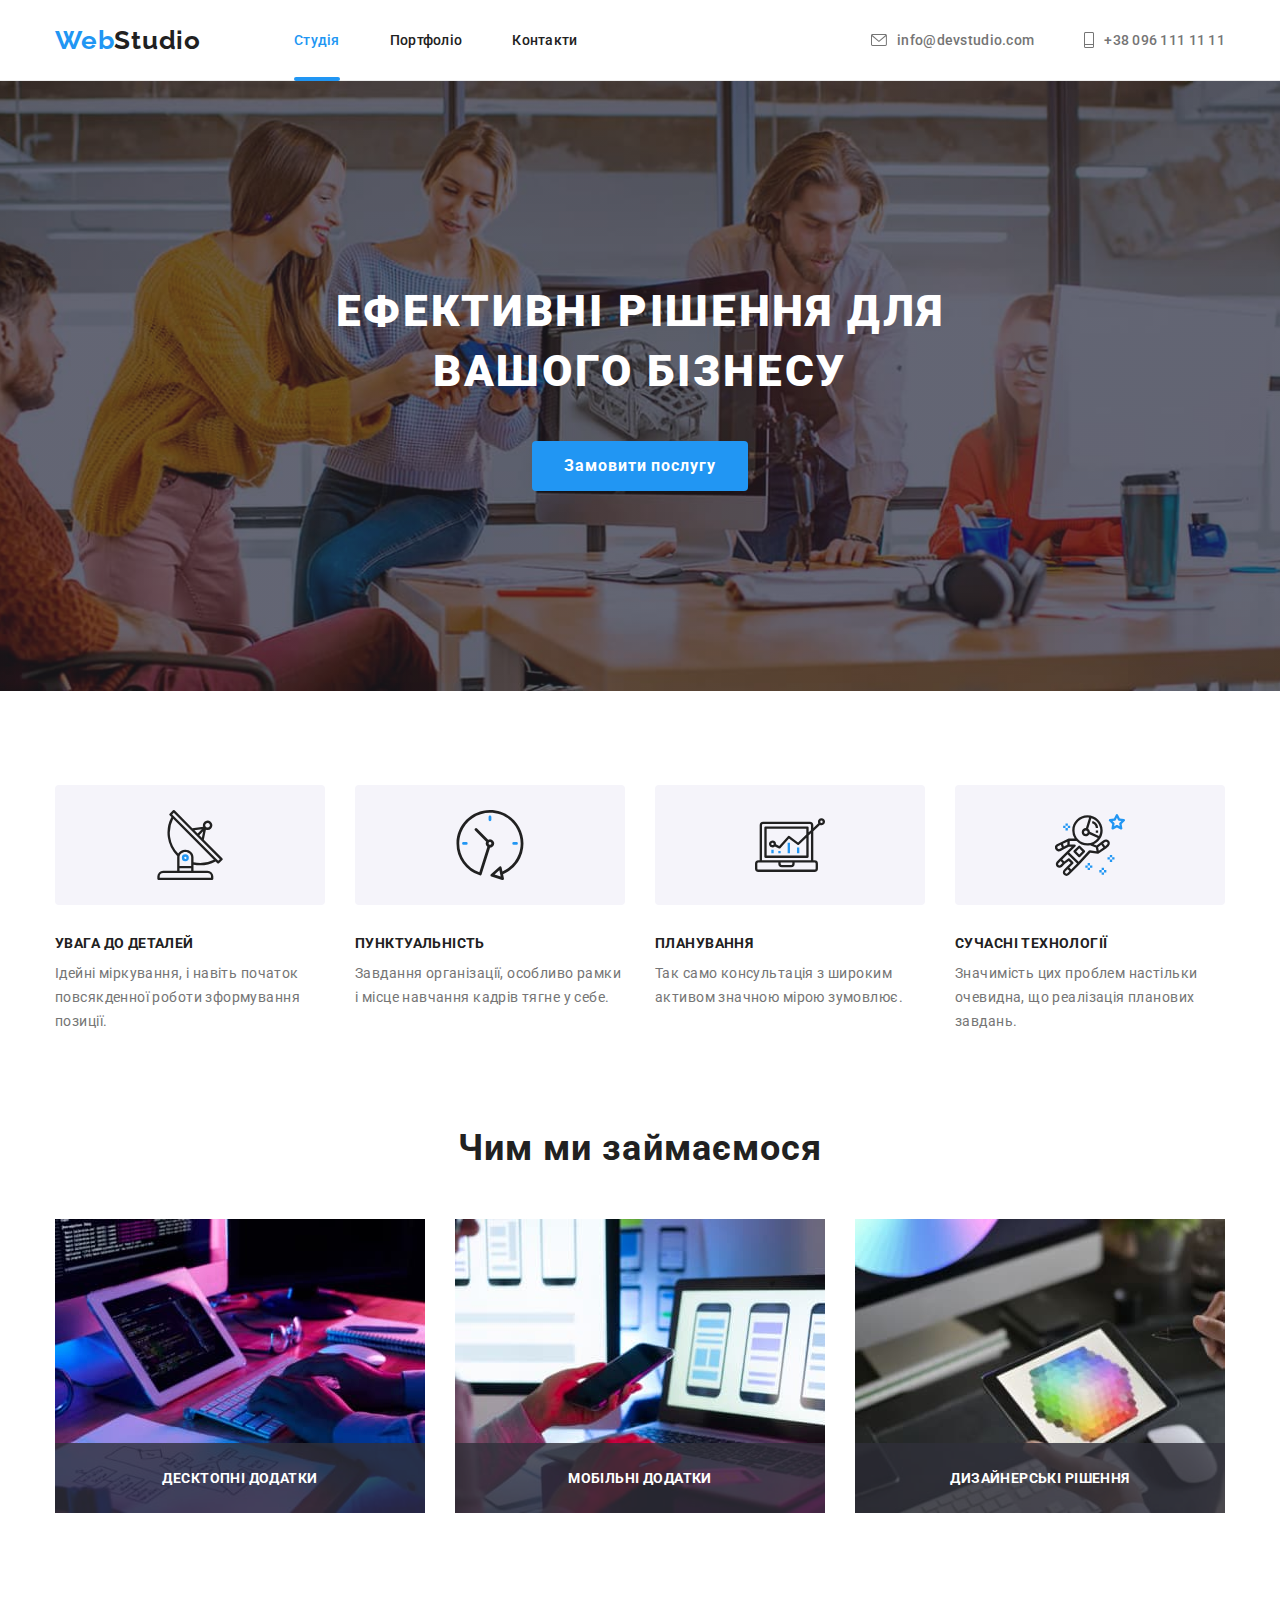
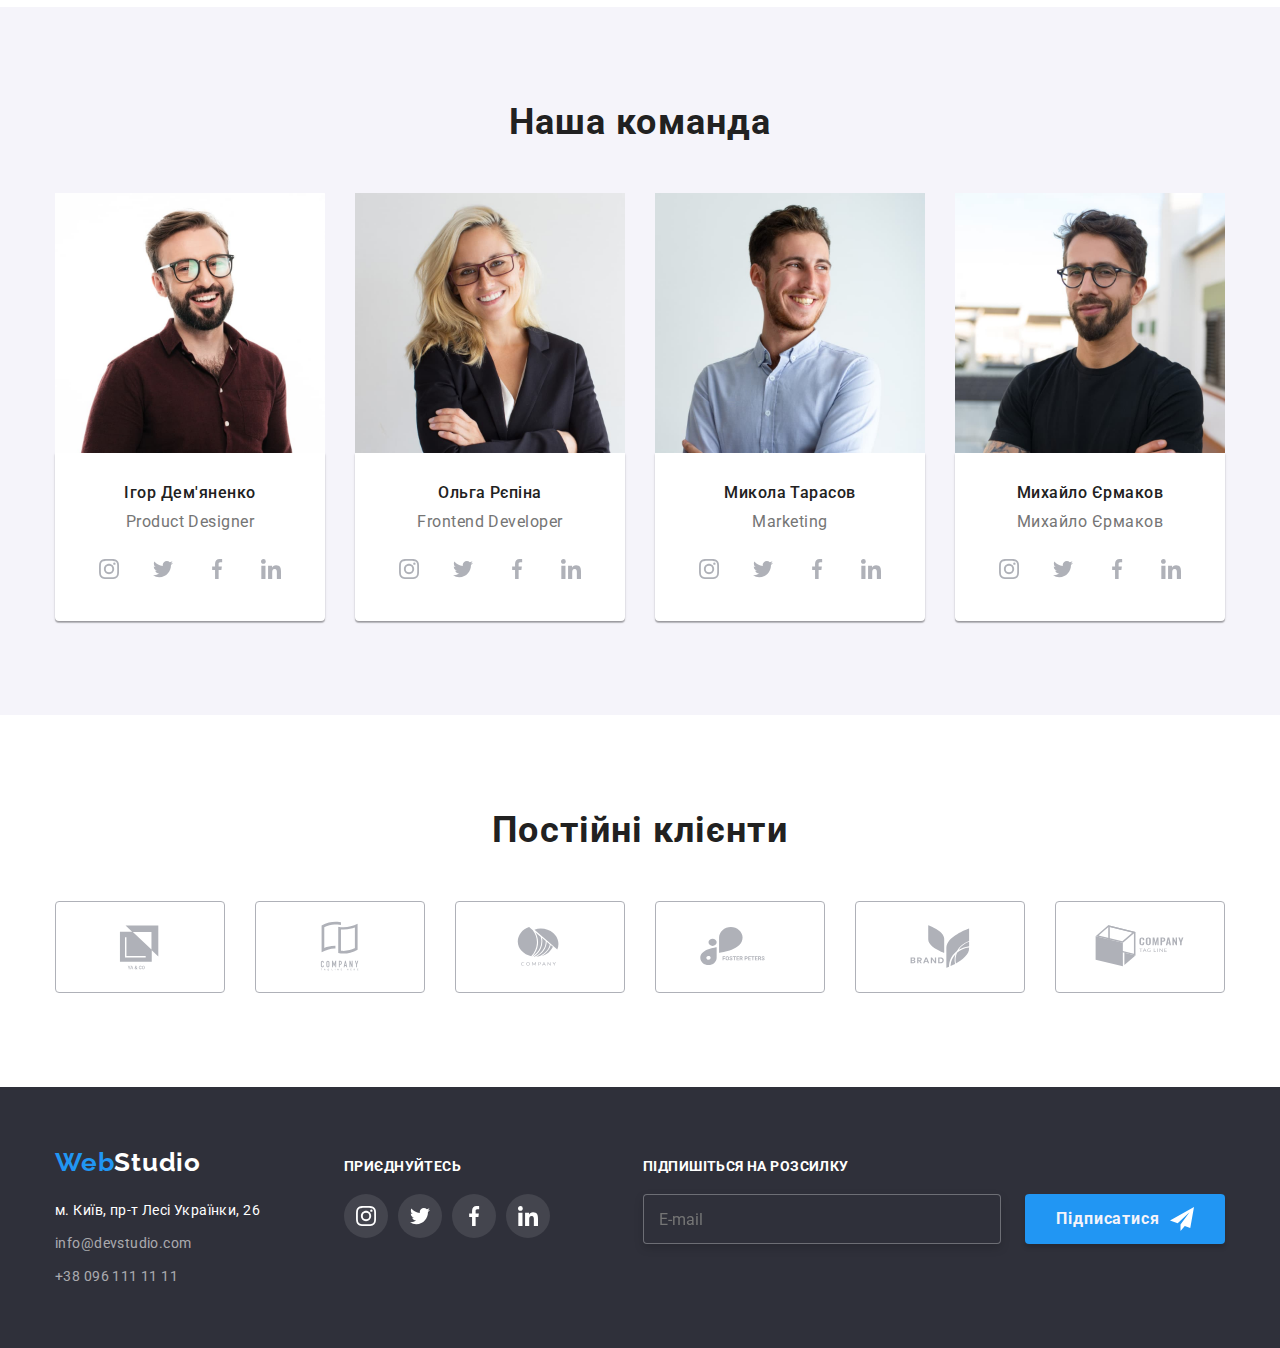
<file: index.html>
<!DOCTYPE html>
<html lang="uk">
  <head>
    <meta charset="UTF-8" />
    <meta http-equiv="X-UA-Compatible" content="IE=edge" />
    <meta name="viewport" content="width=device-width, initial-scale=1.0" />
    <meta
      name="description"
      content="Це мій навчальний проєкт. Сподіваюсь, вам сподобається."
    />
    <title>Web Studio</title>
    <!-- Fonts -->
    <link rel="preconnect" href="https://fonts.googleapis.com">
    <link rel="preconnect" href="https://fonts.gstatic.com" crossorigin>
    <link href="https://fonts.googleapis.com/css2?family=Raleway:wght@700&family=Roboto:wght@400;500;700;900&display=swap" rel="stylesheet">
    <link rel="stylesheet" href="https://cdnjs.cloudflare.com/ajax/libs/modern-normalize/1.1.0/modern-normalize.min.css">
    <!-- Custom style -->
    <link rel="stylesheet" href="./css/styles.css">
  </head>
  <body class="page">
    <header class="header">
      <div class="conteiner main-nav">
        <nav class="nav">
          <a class="logo" href="./index.html"><span class="logo-web">Web</span><span class="logo-stud">Studio</span></a>
          <ul class="nav-list">
            <li class="nav-list-item">
                 <a class="nav-link-active" href="./index.html">Студія</a>
            </li>
            <li class="nav-list-item">
                 <a class="nav-link" href="./portfolio.html">Портфоліо</a>
            </li>
            <li class="nav-list-item">
                 <a class="nav-link" href="">Контакти</a>
            </li>
          </ul>
        </nav>

        <ul class="header-list">
          <li class="header-list-item">
            <a class="header-link" href="mailto:info@devstudio.com">
                <svg class="icon-header" width="16" height="12">
                  <use href="./images/icons.svg#mail"></use>
                </svg>
              info@devstudio.com</a></li>
          <li class="header-list-item">
            <a class="header-link" href="tel:+380961111111">
              <svg class="icon-header" width="10" height="16">
                <use href="./images/icons.svg#phone"></use>
              </svg>
              +38 096 111 11 11</a></li>
        </ul>
      </div>
    </header>

    <main class="main">

     <!-- Hero section -->
      <section class="hero">
        <div class="conteiner">
          <h1 class="hero-main-title">Ефективні рішення для вашого бізнесу</h1>
          <button class="hero-btn" type="button" data-modal-open>Замовити послугу</button>
        
          <!-- Модальне вікно -->
          <div class="backdrop is-hidden" data-modal>
            <div class="modal">
              <button class="modal-btm" type="button" data-modal-close>
                <svg class="modal-btm-x" width="11" height="11">
                  <use href="./images/icons.svg#X"></use>
                </svg>
              </button>
              <form class="register-form" name="register-form">
                <strong class="register-form-title">Залиште свої дані, ми вам передзвонимо</strong>
                <div class="register-form-group" role="group">
                  <label class="register-form-label">
                    <span class="register-form-text">Ім'я</span>
                    <input class="register-form-input" type="text" name="" required minlength="3">
                    <svg class="register-form-icon" width="12" height="12">
                      <use href="./images/icons.svg#modal"></use>
                    </svg>
                  </label>
                  <label class="register-form-label">
                    <span class="register-form-text">Телефон</span>
                    <input class="register-form-input" type="tel" name="" required minlength="12" maxlength="12" placeholder="+38 099 999 99 99">
                    <svg class="register-form-icon" width="13" height="13">
                      <use href="./images/icons.svg#modal-phon"></use>
                    </svg>
                  </label>
                  <label class="register-form-label">
                    <span class="register-form-text">Пошта</span>
                    <input class="register-form-input" type="email" name="" required>
                    <svg class="register-form-icon" width="15" height="12">
                      <use href="./images/icons.svg#modal-email"></use>
                    </svg>
                  </label>

                  <label class="register-form-com">
                    <span class="register-form-text">Коментар</span>
                    <textarea class="register-form-coment" name="" rows="5" placeholder="Введіть текст"></textarea>
                  </label>
                </div>
                <label class="register-form-check" for="ok">
                  <input class="register-form-agree visually-hidden" type="checkbox" name="" id="ok">
                  <svg class="form-agree-icon" width="18" height="18">
                    <use class="agree-icon-ok" href="./images/ok-all.svg#modal-ok-all"></use>
                    <use class="agree-icon-nook" href="./images/icons.svg#modal-no-ok"></use>
                  </svg>
                  <span class="register-form-ok">Погоджуюся з розсилкою та приймаю <a class="register-form-link" href="http://" target="_blank"> Умови договору</a></span>
                </label>
                <button class="register-form-btn hero-btn" type="submit">Відправити</button>
              </form>
            </div>
          </div>
        </div>
      </section>

     <!-- Особливості -->
      <section class="section trait">
        <div class="conteiner">
          <h2 class="visually-hidden">Особливості</h2>
          <ul class="trait-list">
            <li class="trait-list-item antenna">
              <div class="trait-icon">
                <svg class="traiticon-icon" width="70" height="70">
                  <use href="./images/icons.svg#antenna-1"></use>
                </svg>
              </div>
              <h3 class="trait-subtitle">УВАГА ДО ДЕТАЛЕЙ</h3>
              <p class="trait-text">Ідейні міркування, і навіть початок повсякденної роботи зформування позиції.</p>
            </li>
            <li class="trait-list-item clock">
              <div class="trait-icon">
                <svg class="traiticon-icon" width="70" height="70">
                  <use href="./images/icons.svg#clock-1"></use>
                </svg>
              </div>
              <h3 class="trait-subtitle">ПУНКТУАЛЬНІСТЬ</h3>
              <p class="trait-text">
                Завдання організації, особливо рамки і місце навчання кадрів тягне
                у себе.
              </p>
            </li>
            <li class="trait-list-item diagram">
              <div class="trait-icon">
                <svg class="traiticon-icon" width="70" height="70">
                  <use href="./images/icons.svg#diagram-1"></use>
                </svg>
              </div>
              <h3 class="trait-subtitle">ПЛАНУВАННЯ</h3>
              <p class="trait-text">
                Так само консультація з широким активом значною мірою зумовлює.
              </p>
            </li>
            <li class="trait-list-item astronaut">
              <div class="trait-icon">
                <svg class="traiticon-icon" width="70" height="70">
                  <use href="./images/icons.svg#astronaut-1"></use>
                </svg>
              </div>
              <h3 class="trait-subtitle">СУЧАСНІ ТЕХНОЛОГІЇ</h3>
              <p class="trait-text">
                Значимість цих проблем настільки очевидна, що реалізація планових
                завдань.
              </p>
            </li>
          </ul>
        </div>
      </section>

     <!-- Чим ми займаємося -->
      <section class="section produce">
        <div class="conteiner">
          <h2 class="produce-title">Чим ми займаємося</h2>
          <ul class="produce-list">
            <li class="produce-lis-item">
              <img class="produce-img"
                src="./images/box1/img.jpg"
                alt="розроблення сайтів"
                width="370"
              />
              <div class="produce-text">
                <p class="poduce-text-size">Десктопні додатки</p>
              </div>
            </li>
            <li class="produce-lis-item">
              <img class="produce-img"
                src="./images/box2/img.jpg"
                alt="створення мобільних додатків"
                width="370"
              />
              <div class="produce-text">
                <p class="poduce-text-size">Мобільні додатки</p>
              </div>
            </li>
            <li class="produce-lis-item">
              <img class="produce-img" 
                 src="./images/box3/img.jpg" 
                 alt="WEB дизайн" 
                 width="370" 
              />
              <div class="produce-text">
                <p class="poduce-text-size">Дизайнерські рішення</p>
              </div>
            </li>
          </ul>
        </div>
      </section>

     <!-- Наша команда -->
      <section class="section team">
        <div class="conteiner">
          <h2 class="team-title">Наша команда</h2>
          <ul class="team-list">
            <li class="team-lis-item">
              <img class="team-img"
                src="./images/igor-demyanenko/img.jpg"
                alt="Ігор Дем'яненко"
                width="270"
              />
              <div class="team-subtitle-text">
                <h3 class="team-subtitle">Ігор Дем'яненко</h3>
                <p class="team-text">Product Designer</p> 
                <ul class="socials list">
                  <li class="socials-item">
                    <a class="socials-link link" href="https://www.instagram.com/" target="_blank" rel="noopener noreferrer" aria-label="instagram">
                      <svg class="socials-icon" width="20" height="20">
                        <use href="./images/icons.svg#instagram"></use>
                      </svg>
                    </a></li>
                  <li class="socials-item">
                    <a class="socials-link link" href="https://twitter.com/home" target="_blank" rel="noopener noreferrer" aria-label="twitter">
                      <svg class="socials-icon" width="20" height="20">
                        <use href="./images/icons.svg#twitter"></use>
                      </svg>
                    </a></li>
                  <li class="socials-item">
                    <a class="socials-link" href="https://www.facebook.com/" target="_blank" rel="noopener noreferrer" aria-label="facebook">
                      <svg class="socials-icon" width="20" height="20">
                        <use href="./images/icons.svg#facebook"></use>
                      </svg>
                    </a></li>
                  <li class="socials-item">
                    <a class="socials-link link" href="https://www.linkedin.com/" target="_blank" rel="noopener noreferrer" aria-label="linkedin">
                      <svg class="socials-icon" width="20" height="20">
                        <use href="./images/icons.svg#linkedin"></use>
                      </svg>
                    </a></li>
                </ul>               
              </div>
            </li>
            <li class="team-lis-item">
              <img class="team-img"
                src="./images/olga-repina/img.jpg"
                alt="Ольга Рєпіна"
                width="270"
              />
              <div class="team-subtitle-text">
                <h3 class="team-subtitle">Ольга Рєпіна</h3>
                <p class="team-text">Frontend Developer</p>
                <ul class="socials list">
                  <li class="socials-item">
                    <a class="socials-link link" href="https://www.instagram.com/" target="_blank" rel="noopener noreferrer" aria-label="instagram">
                      <svg class="socials-icon" width="20" height="20">
                        <use href="./images/icons.svg#instagram"></use>
                      </svg>
                    </a></li>
                  <li class="socials-item">
                    <a class="socials-link link" href="https://twitter.com/home" target="_blank" rel="noopener noreferrer" aria-label="twitter">
                      <svg class="socials-icon" width="20" height="20">
                        <use href="./images/icons.svg#twitter"></use>
                      </svg>
                    </a></li>
                  <li class="socials-item">
                    <a class="socials-link" href="https://www.facebook.com/" target="_blank" rel="noopener noreferrer" aria-label="facebook">
                      <svg class="socials-icon" width="20" height="20">
                        <use href="./images/icons.svg#facebook"></use>
                      </svg>
                    </a></li>
                  <li class="socials-item">
                    <a class="socials-link link" href="https://www.linkedin.com/" target="_blank" rel="noopener noreferrer" aria-label="linkedin">
                      <svg class="socials-icon" width="20" height="20">
                        <use href="./images/icons.svg#linkedin"></use>
                      </svg>
                    </a></li>
                </ul>             
              </div>
            </li>
            <li class="team-lis-item">
              <img class="team-img"
                src="./images/mikola-tarasov/img.jpg"
                alt="Микола Тарасов"
                width="270"
              />
              <div class="team-subtitle-text">
                <h3 class="team-subtitle">Микола Тарасов</h3>
                <p class="team-text">Marketing</p>
                <ul class="socials list">
                  <li class="socials-item">
                    <a class="socials-link link" href="https://www.instagram.com/" target="_blank" rel="noopener noreferrer" aria-label="instagram">
                      <svg class="socials-icon" width="20" height="20">
                        <use href="./images/icons.svg#instagram"></use>
                      </svg>
                    </a></li>
                  <li class="socials-item">
                    <a class="socials-link link" href="https://twitter.com/home" target="_blank" rel="noopener noreferrer" aria-label="twitter">
                      <svg class="socials-icon" width="20" height="20">
                        <use href="./images/icons.svg#twitter"></use>
                      </svg>
                    </a></li>
                  <li class="socials-item">
                    <a class="socials-link" href="https://www.facebook.com/" target="_blank" rel="noopener noreferrer" aria-label="facebook">
                      <svg class="socials-icon" width="20" height="20">
                        <use href="./images/icons.svg#facebook"></use>
                      </svg>
                    </a></li>
                  <li class="socials-item">
                    <a class="socials-link link" href="https://www.linkedin.com/" target="_blank" rel="noopener noreferrer" aria-label="linkedin">
                      <svg class="socials-icon" width="20" height="20">
                        <use href="./images/icons.svg#linkedin"></use>
                      </svg>
                    </a></li>
                </ul>             
              </div>
            </li>
            <li class="team-lis-item">
              <img class="team-img"
                src="./images/mihaylo-yarmakov/img.jpg"
                alt="Михайло Єрмаков"
                width="270"
              />
              <div class="team-subtitle-text">
                <h3 class="team-subtitle">Михайло Єрмаков</h3>
                <p class="team-text">Михайло Єрмаков</p>
                <ul class="socials list">
                  <li class="socials-item">
                    <a class="socials-link link" href="https://www.instagram.com/" target="_blank" rel="noopener noreferrer" aria-label="instagram">
                      <svg class="socials-icon" width="20" height="20">
                        <use href="./images/icons.svg#instagram"></use>
                      </svg>
                    </a></li>
                  <li class="socials-item">
                    <a class="socials-link link" href="https://twitter.com/home" target="_blank" rel="noopener noreferrer" aria-label="twitter">
                      <svg class="socials-icon" width="20" height="20">
                        <use href="./images/icons.svg#twitter"></use>
                      </svg>
                    </a></li>
                  <li class="socials-item">
                    <a class="socials-link" href="https://www.facebook.com/" target="_blank" rel="noopener noreferrer" aria-label="facebook">
                      <svg class="socials-icon" width="20" height="20">
                        <use href="./images/icons.svg#facebook"></use>
                      </svg>
                    </a></li>
                  <li class="socials-item">
                    <a class="socials-link link" href="https://www.linkedin.com/" target="_blank" rel="noopener noreferrer" aria-label="linkedin">
                      <svg class="socials-icon" width="20" height="20">
                        <use href="./images/icons.svg#linkedin"></use>
                      </svg>
                    </a></li>
                </ul>          
              </div>
            </li>
          </ul>
        </div>
      </section>

      <!--Постійні клієнти  -->
      <section class="section regular-customers">
        <div class="conteiner">
          <h2 class="regular-customers-title">Постійні клієнти</h2>
          <ul class="regular-customers-list">
            <li class="regular-customers-item">
              <a class="regular-customers-link link" href="https://www.instagram.com/" target="_blank" rel="noopener noreferrer" aria-label="Logo">
                <svg class="regular-customers-icon" width="100" height="60">
                  <use href="./images/icons.svg#Logo"></use>
                </svg>
              </a></li>
            <li class="regular-customers-item">
              <a class="regular-customers-link link" href="https://twitter.com/home" target="_blank" rel="noopener noreferrer" aria-label="Logo-1">
                <svg class="regular-customers-icon" width="100" height="60">
                  <use href="./images/icons.svg#Logo-1"></use>
                </svg>
              </a></li>
            <li class="regular-customers-item">
              <a class="regular-customers-link" href="https://www.facebook.com/" target="_blank" rel="noopener noreferrer" aria-label="Logo-2">
                <svg class="regular-customers-icon" width="100" height="60">
                  <use href="./images/icons.svg#Logo-2"></use>
                </svg>
              </a></li>
            <li class="regular-customers-item">
              <a class="regular-customers-link link" href="https://www.linkedin.com/" target="_blank" rel="noopener noreferrer" aria-label="Logo-3">
                <svg class="regular-customers-icon" width="100" height="60">
                  <use href="./images/icons.svg#Logo-3"></use>
                </svg>
              </a></li>
              <li class="regular-customers-item">
                <a class="regular-customers-link link" href="https://www.linkedin.com/" target="_blank" rel="noopener noreferrer" aria-label="Logo-4">
                  <svg class="regular-customers-icon" width="100" height="60">
                    <use href="./images/icons.svg#Logo-4"></use>
                  </svg>
                </a></li>
                <li class="regular-customers-item">
                  <a class="regular-customers-link link" href="https://www.linkedin.com/" target="_blank" rel="noopener noreferrer" aria-label="Logo-5">
                    <svg class="regular-customers-icon" width="100" height="60">
                      <use href="./images/icons.svg#Logo-5"></use>
                    </svg>
                  </a></li>
          </ul>              
        </div>
      </section>
    </main>

<!-- Footer -->
    <footer class="footer">
      <div class="conteiner footer-section">
        <div class="conteiner-footersection">
          <a class="footer-logo" href="./index.html"><span class="footer-logo-web">Web</span><span class="footer-logo-stud">Studio</span></a>
  
          <address class="address">
            <ul class="footer-list">
              <li class="footer-lis-item">
                <a class="footer-address" href="https://goo.gl/maps/rnJjQzde75K3HHCh7" target="blanc" rel="noreferrer noopener" >м. Київ, пр-т Лесі Українки, 26</a>
              </li>
              <li class="footer-lis-item">
                <a class="footer-link" href="mailto:info@devstudio.com">info@devstudio.com</a>
              </li>
              <li class="footer-lis-item">
                <a class="footer-link" href="tel:+380961111111">+38 096 111 11 11</a>
              </li>
            </ul>
          </address>
        </div>
        <div class="conteiner-footericon">
          <h2 class="footericon-title">ПРИЄДНУЙТЕСЬ</h2>
          <ul class="footericon-list">
            <li class="footericon-item">
              <a class="footericon-link link" href="https://www.instagram.com/" target="_blank" rel="noopener noreferrer" aria-label="instagram">
                <svg class="footericon-icon" width="20" height="20">
                  <use href="./images/icons.svg#instagram"></use>
                </svg>
              </a></li>
            <li class="footericon-item">
              <a class="footericon-link" href="https://twitter.com/home" target="_blank" rel="noopener noreferrer" aria-label="twitter">
                <svg class="footericon-icon" width="20" height="20">
                  <use href="./images/icons.svg#twitter"></use>
                </svg>
              </a></li>
            <li class="footericon-item">
              <a class="footericon-link" href="https://www.facebook.com/" target="_blank" rel="noopener noreferrer" aria-label="facebook">
                <svg class="footericon-icon" width="20" height="20">
                  <use href="./images/icons.svg#facebook"></use>
                </svg>
              </a></li>
            <li class="footericon-item">
              <a class="footericon-link link" href="https://www.linkedin.com/" target="_blank" rel="noopener noreferrer" aria-label="linkedin">
                <svg class="footericon-icon" width="20" height="20">
                  <use href="./images/icons.svg#linkedin"></use>
                </svg>
              </a></li>
          </ul>             
        </div>
        <div class="footer-subscription">
          <form class="footer-form" action="">
            <span class="footer-sub-title">Підпишіться на розсилку</span>
            <div class="footer-sub-box">
              <label class="footer-sub">
                <input class="footer-sub-input" type="email" name="" placeholder="E-mail" required>
              </label> 
              <button class="footer-sub-btn" type="submit">Підписатися
                <svg class="footer-sub-svg" width="24" height="24">
                  <use href="./images/icons.svg#footer-arrow"></use>
                </svg>
              </button>  
            </div>
          </form>
        </div>
      </div>
    </footer>
    <script src="./js/modal.js"></script>
  </body>
</html>
</file>
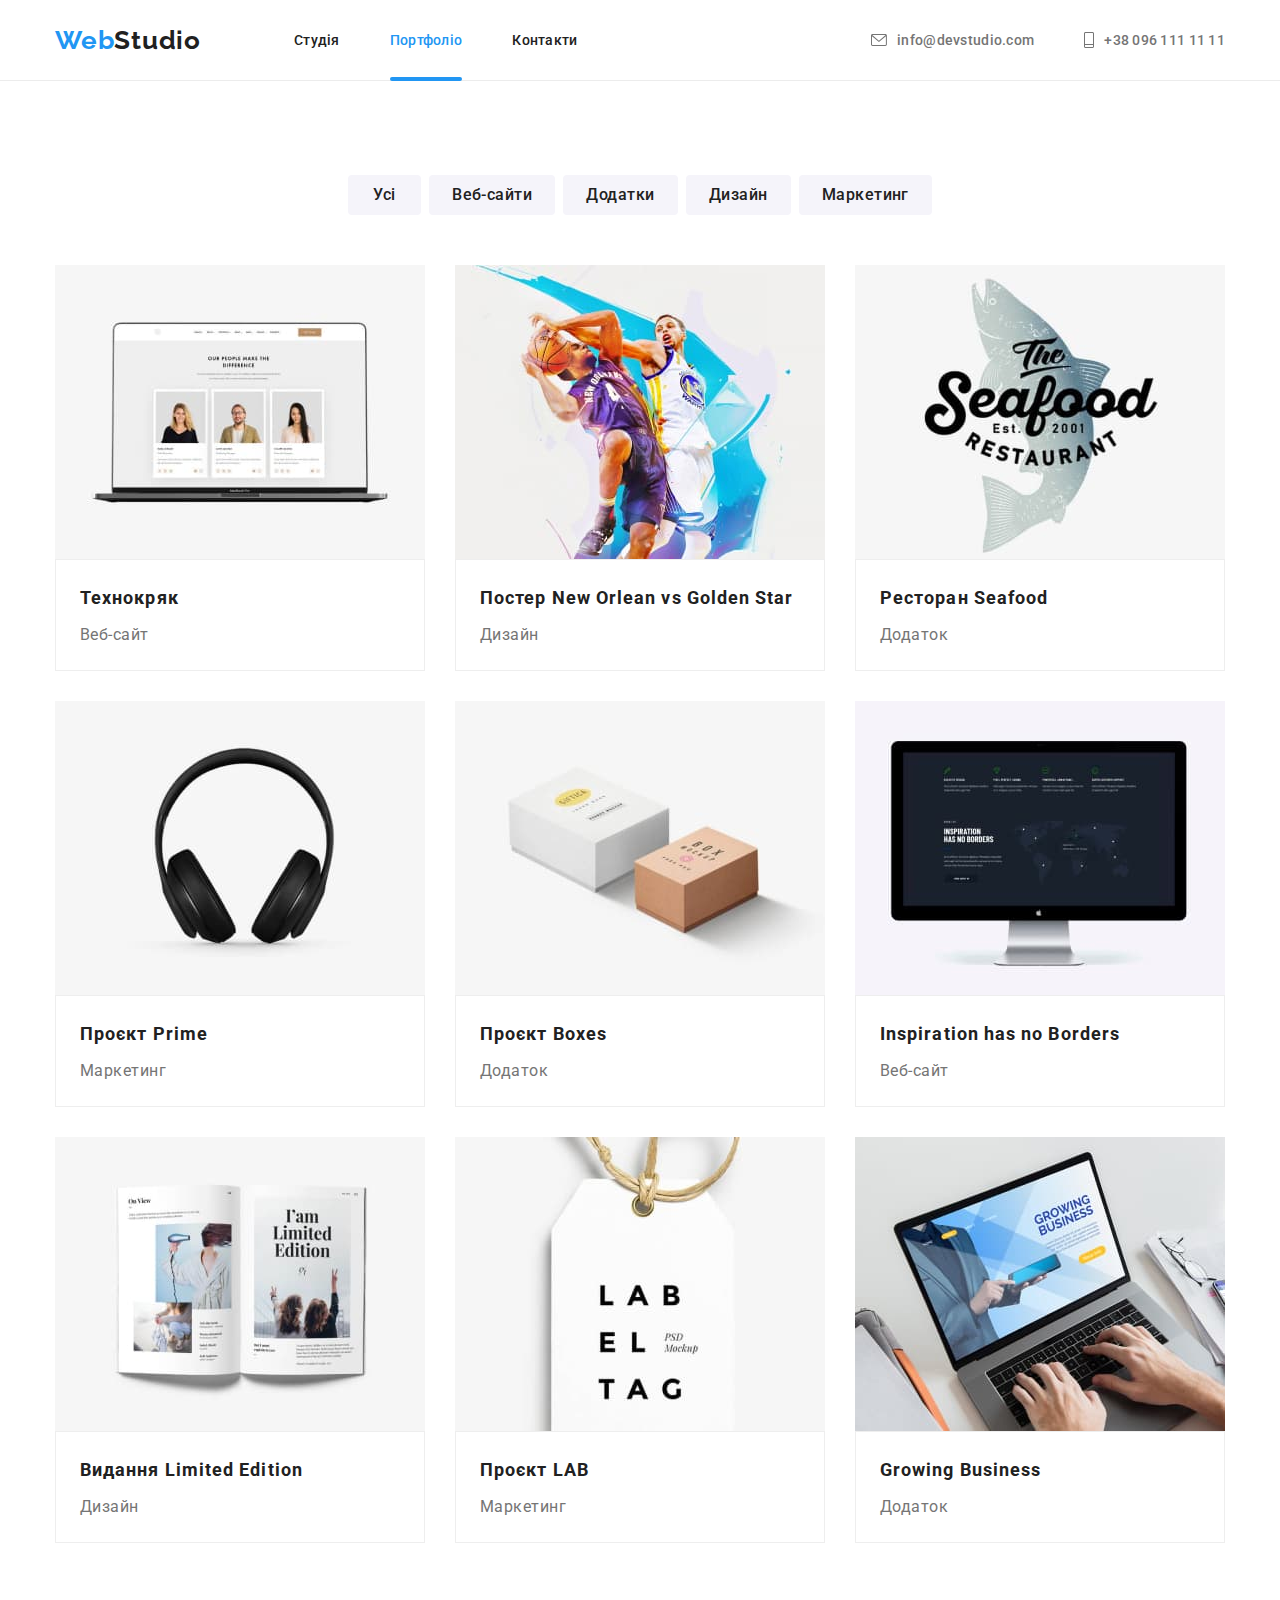
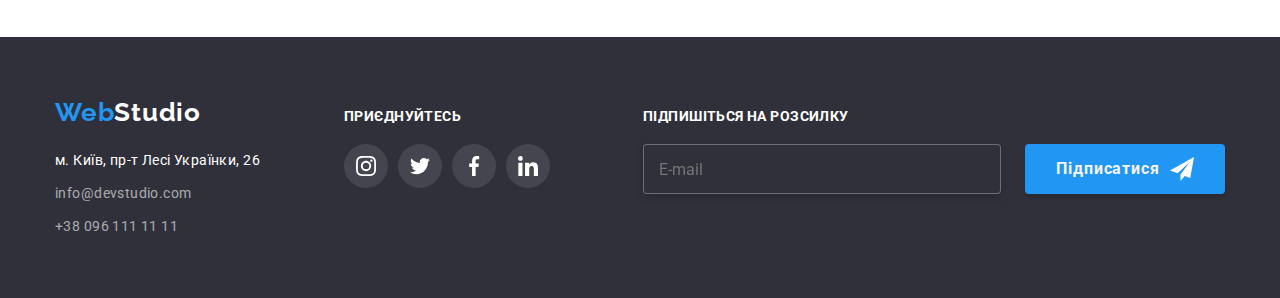
<file: portfolio.html>
<!DOCTYPE html>
<html lang="uk">
  <head>
    <meta charset="UTF-8" />
    <meta http-equiv="X-UA-Compatible" content="IE=edge" />
    <meta name="viewport" content="width=device-width, initial-scale=1.0" />
    <meta
      name="description"
      content="Ви бачите цю сторінку, значить я добре здала перше ДЗ."
    />
    <title>Web Studio</title>
    <!-- Fonts -->
    <link rel="preconnect" href="https://fonts.googleapis.com">
    <link rel="preconnect" href="https://fonts.gstatic.com" crossorigin>
    <link href="https://fonts.googleapis.com/css2?family=Raleway:wght@700&family=Roboto:wght@400;500;700;900&display=swap" rel="stylesheet">
    <link rel="stylesheet" href="https://cdnjs.cloudflare.com/ajax/libs/modern-normalize/1.1.0/modern-normalize.min.css">
    <!-- Custom style -->
    <link rel="stylesheet" href="./css/styles.css">
  </head>
  <body class="page">
    <header class="header">
      <div class="conteiner main-nav">
        <nav class="nav">
          <a class="logo" href="./index.html"><span class="logo-web">Web</span>Studio</a>
          <ul class="nav-list">
            <li class="nav-list-item">
                 <a class="nav-link" href="./index.html">Студія</a>
            </li>
            <li class="nav-list-item">
                 <a class="nav-link-active" href="./portfolio.html">Портфоліо</a>
            </li>
            <li class="nav-list-item">
                 <a class="nav-link" href="">Контакти</a>
            </li>
          </ul>
        </nav>

        <ul class="header-list">
          <li class="header-list-item">
            <a class="header-link" href="mailto:info@devstudio.com">
                <svg class="icon-header" width="16" height="12">
                  <use href="./images/icons.svg#mail"></use>
                </svg>
              info@devstudio.com</a></li>
          <li class="header-list-item">
            <a class="header-link" href="tel:+380961111111">
              <svg class="icon-header" width="10" height="16">
                <use href="./images/icons.svg#phone"></use>
              </svg>
              +38 096 111 11 11</a></li>
        </ul>
      </div>
    </header>

    <main>

      <!-- Портфоліо -->
     
      <section class="section portfolio">
        <div class="conteiner">
          <h1 class="visually-hidden">Портфоліо текст</h2>

            <!-- Кнопки -->
            <ul class="portfolio-list">
              <li class="portfolio-list-item">
                <button class="portfolio-btn" type="button">Усі</button>
              </li>
              <li class="portfolio-list-item">
                <button class="portfolio-btn" type="button">Веб-сайти</button>
              </li>
              <li class="portfolio-list-item">
                <button class="portfolio-btn" type="button">Додатки</button>
              </li>
              <li class="portfolio-list-item">
                <button class="portfolio-btn" type="button">Дизайн</button>
              </li>
              <li class="portfolio-list-item">
                <button class="portfolio-btn" type="button">Маркетинг</button>
              </li>
            </ul>    

            <!-- Картки -->
            <ul class="port-list">
              <li class="port-list-item">
                <a class="port-link" href="http://" target="_blank" rel="noopener noreferrer">
                  <div class="port-link-blok">
                    <div class="port-img-text">
                      <img class="port-img" src="./images/portfolio/tehnokriak.jpg" alt="Технокряк" width="370">
                      <div class="port-texts">
                        <p class="port-text-size">Ресурс пропонує комплексні пропозиції з різним рівнем функціоналу та сервісів. Все це дозволить відвідувачу отримати вичерпні відомості про компанію чи приватну особу.</p>
                      </div>
                    </div>
                    <div class="port-border">
                      <h2 class="port-subtitle">Технокряк</h2>
                      <p class="port-text">Веб-сайт</p>
                    </div>
                  </div>
                </a>
              </li>
              <li class="port-list-item">
                <a class="port-link" href="http://" target="_blank" rel="noopener noreferrer">
                  <div class="port-link-blok">
                    <div class="port-img-text">
                      <img class="port-img" src="./images/portfolio/new-orlean.jpg" alt="Постер New Orlean vs Golden Star" width="370">
                      <div class="port-texts">
                        <p class="port-text-size">Ресурс пропонує комплексні пропозиції з різним рівнем функціоналу та сервісів. Все це дозволить відвідувачу отримати вичерпні відомості про компанію чи приватну особу.</p>
                      </div>
                    </div>
                    <div class="port-border">
                      <h2 class="port-subtitle">Постер New Orlean vs Golden Star</h2>
                      <p class="port-text">Дизайн</p>
                    </div>
                  </div>
                </a>
              </li>
              <li class="port-list-item">
                <a class="port-link" href="http://" target="_blank" rel="noopener noreferrer">
                  <div class="port-link-blok">
                    <div class="port-img-text">
                      <img class="port-img" src="./images/portfolio/seafood.jpg" alt="Ресторан Seafood" width="370">
                      <div class="port-texts">
                        <p class="port-text-size">Ресурс пропонує комплексні пропозиції з різним рівнем функціоналу та сервісів. Все це дозволить відвідувачу отримати вичерпні відомості про компанію чи приватну особу.</p>
                      </div>
                    </div>
                    <div class="port-border">
                      <h2 class="port-subtitle">Ресторан Seafood</h2>
                      <p class="port-text">Додаток</p>
                    </div>
                  </div>
                </a>
              </li>
              <li class="port-list-item">
                <a class="port-link" href="http://" target="_blank" rel="noopener noreferrer">
                  <div class="port-link-blok">
                    <div class="port-img-text">
                      <img class="port-img" src="./images/portfolio/prime.jpg" alt="Проєкт Prime" width="370">
                      <div class="port-texts">
                        <p class="port-text-size">Ресурс пропонує комплексні пропозиції з різним рівнем функціоналу та сервісів. Все це дозволить відвідувачу отримати вичерпні відомості про компанію чи приватну особу.</p>
                      </div>
                    </div>
                    <div class="port-border">
                      <h2 class="port-subtitle">Проєкт Prime</h2>
                      <p class="port-text">Маркетинг</p>
                    </div>
                  </div>
                </a>
              </li>
              <li class="port-list-item">
                <a class="port-link" href="http://" target="_blank" rel="noopener noreferrer">
                  <div class="port-link-blok">
                    <div class="port-img-text">
                      <img class="port-img" src="./images/portfolio/boxes.jpg" alt="Проєкт Boxes" width="370">
                      <div class="port-texts">
                        <p class="port-text-size">Ресурс пропонує комплексні пропозиції з різним рівнем функціоналу та сервісів. Все це дозволить відвідувачу отримати вичерпні відомості про компанію чи приватну особу.</p>
                      </div>
                    </div>
                    <div class="port-border">
                      <h2 class="port-subtitle">Проєкт Boxes</h2>
                      <p class="port-text">Додаток</p>
                    </div>
                  </div>
                </a>
              </li>
              <li class="port-list-item">
                <a class="port-link" href="http://" target="_blank" rel="noopener noreferrer">
                  <div class="port-link-blok">
                    <div class="port-img-text">
                      <img class="port-img" src="./images/portfolio/inspiration.jpg" alt="Inspiration has no Borders" width="370">
                      <div class="port-texts">
                        <p class="port-text-size">Ресурс пропонує комплексні пропозиції з різним рівнем функціоналу та сервісів. Все це дозволить відвідувачу отримати вичерпні відомості про компанію чи приватну особу.</p>
                      </div>
                    </div>
                    <div class="port-border">
                      <h2 class="port-subtitle">Inspiration has no Borders</h2>
                      <p class="port-text">Веб-сайт</p>
                    </div>
                  </div>
                </a>
              </li>
              <li class="port-list-item">
                <a class="port-link" href="http://" target="_blank" rel="noopener noreferrer">
                  <div class="port-link-blok">
                    <div class="port-img-text">
                      <img class="port-img" src="./images/portfolio/limited-edition.jpg" alt="Видання Limited Edition" width="370">
                      <div class="port-texts">
                        <p class="port-text-size">Ресурс пропонує комплексні пропозиції з різним рівнем функціоналу та сервісів. Все це дозволить відвідувачу отримати вичерпні відомості про компанію чи приватну особу.</p>
                      </div>
                    </div>
                    <div class="port-border">
                      <h2 class="port-subtitle">Видання Limited Edition</h2>
                      <p class="port-text">Дизайн</p>
                    </div>
                  </div>
                </a>
              </li>
              <li class="port-list-item">
                <a class="port-link" href="http://" target="_blank" rel="noopener noreferrer">
                  <div class="port-link-blok">
                    <div class="port-img-text">
                      <img class="port-img" src="./images/portfolio/lab.jpg" alt="Проєкт LAB" width="370">
                      <div class="port-texts">
                        <p class="port-text-size">Ресурс пропонує комплексні пропозиції з різним рівнем функціоналу та сервісів. Все це дозволить відвідувачу отримати вичерпні відомості про компанію чи приватну особу.</p>
                      </div>
                    </div>
                    <div class="port-border">
                      <h2 class="port-subtitle">Проєкт LAB</h2>
                      <p class="port-text">Маркетинг</p>
                    </div>
                  </div>
                </a>
              </li>
              <li class="port-list-item">
                <a class="port-link" href="http://" target="_blank" rel="noopener noreferrer">
                  <div class="port-link-blok">
                    <div class="port-img-text">
                      <img class="port-img" src="./images/portfolio/growing-business.jpg" alt="Growing Business" width="370">
                      <div class="port-texts">
                        <p class="port-text-size">Ресурс пропонує комплексні пропозиції з різним рівнем функціоналу та сервісів. Все це дозволить відвідувачу отримати вичерпні відомості про компанію чи приватну особу.</p>
                      </div>
                    </div>
                    <div class="port-border">
                      <h2 class="port-subtitle">Growing Business</h2>
                      <p class="port-text">Додаток</p>
                    </div>
                  </div>
                </a>
              </li>
            </ul>
        </div>
      </section>     
    </main>

    <!-- Footer -->
    <footer class="footer">
      <div class="conteiner footer-section">
        <div class="conteiner-footersection">
          <a class="footer-logo" href="./index.html"><span class="footer-logo-web">Web</span><span class="footer-logo-stud">Studio</span></a>

          <address class="address">
            <ul class="footer-list">
              <li class="footer-lis-item">
                <a class="footer-address" href="https://goo.gl/maps/rnJjQzde75K3HHCh7" target="blanc" rel="noreferrer noopener" >м. Київ, пр-т Лесі Українки, 26</a>
              </li>
              <li class="footer-lis-item">
                <a class="footer-link" href="mailto:info@devstudio.com">info@devstudio.com</a>
              </li>
              <li class="footer-lis-item">
                <a class="footer-link" href="tel:+380961111111">+38 096 111 11 11</a>
              </li>
            </ul>
          </address>
        </div>
        <div class="conteiner-footericon">
          <h2 class="footericon-title">ПРИЄДНУЙТЕСЬ</h2>
          <ul class="footericon-list">
            <li class="footericon-item">
              <a class="footericon-link link" href="https://www.instagram.com/" target="_blank" rel="noopener noreferrer" aria-label="instagram">
                <svg class="footericon-icon" width="20" height="20">
                  <use href="./images/icons.svg#instagram"></use>
                </svg>
              </a></li>
            <li class="footericon-item">
              <a class="footericon-link" href="https://twitter.com/home" target="_blank" rel="noopener noreferrer" aria-label="twitter">
                <svg class="footericon-icon" width="20" height="20">
                  <use href="./images/icons.svg#twitter"></use>
                </svg>
              </a></li>
            <li class="footericon-item">
              <a class="footericon-link" href="https://www.facebook.com/" target="_blank" rel="noopener noreferrer" aria-label="facebook">
                <svg class="footericon-icon" width="20" height="20">
                  <use href="./images/icons.svg#facebook"></use>
                </svg>
              </a></li>
            <li class="footericon-item">
              <a class="footericon-link link" href="https://www.linkedin.com/" target="_blank" rel="noopener noreferrer" aria-label="linkedin">
                <svg class="footericon-icon" width="20" height="20">
                  <use href="./images/icons.svg#linkedin"></use>
                </svg>
              </a></li>
          </ul>             
        </div>
        <div class="footer-subscription">
          <form class="footer-form" action="">
            <span class="footer-sub-title">Підпишіться на розсилку</span>
            <div class="footer-sub-box">
              <label class="footer-sub">
                <input class="footer-sub-input" type="email" name="" placeholder="E-mail" required>
              </label> 
              <button class="footer-sub-btn" type="submit">Підписатися
                <svg class="footer-sub-svg" width="24" height="24">
                  <use href="./images/icons.svg#footer-arrow"></use>
                </svg>
              </button>  
            </div>
          </form>
        </div>
      </div>
    </footer>
  </body>
</html>
</file>
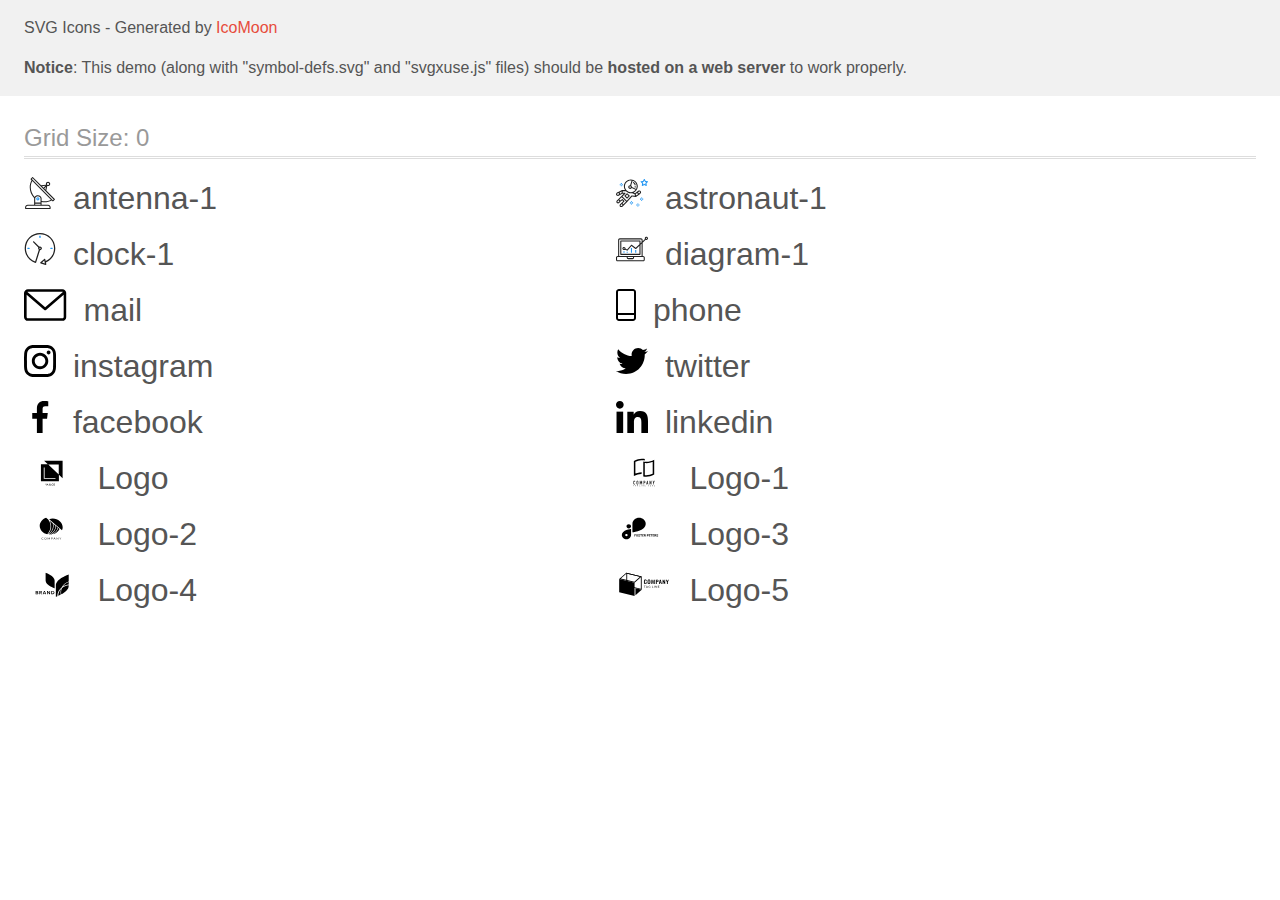
<file: images/icomoon/demo-external-svg.html>
<!doctype html>
<html>
<head>
    <title>IcoMoon - SVG Icons</title>
    <meta charset="utf-8">
    <meta name="viewport" content="width=device-width, initial-scale=1">
    <link rel="stylesheet" href="demo-files/demo.css">
    <link rel="stylesheet" href="style.css">
</head>
<body>
<header class="bgc1 clearfix">
<div class="mhl">
    <p>SVG Icons - Generated by <a href="https://icomoon.io/app">IcoMoon</a></p><p><strong>Notice</strong>: This demo (along with "symbol-defs.svg" and "svgxuse.js" files) should be <b>hosted on a web server</b> to work properly.</p>
</div>
</header>
    <div class="clearfix mhl ptl">
        <h1 class="mvm mtn fgc1">Grid Size: 0</h1>
        <div class="glyph fs1">
            <div class="clearfix pbs">
                <svg class="icon antenna-1"><use xlink:href="symbol-defs.svg#antenna-1"></use></svg><span class="name"> antenna-1</span>
            </div>
        </div>
        <div class="glyph fs1">
            <div class="clearfix pbs">
                <svg class="icon astronaut-1"><use xlink:href="symbol-defs.svg#astronaut-1"></use></svg><span class="name"> astronaut-1</span>
            </div>
        </div>
        <div class="glyph fs1">
            <div class="clearfix pbs">
                <svg class="icon clock-1"><use xlink:href="symbol-defs.svg#clock-1"></use></svg><span class="name"> clock-1</span>
            </div>
        </div>
        <div class="glyph fs1">
            <div class="clearfix pbs">
                <svg class="icon diagram-1"><use xlink:href="symbol-defs.svg#diagram-1"></use></svg><span class="name"> diagram-1</span>
            </div>
        </div>
        <div class="glyph fs1">
            <div class="clearfix pbs">
                <svg class="icon mail"><use xlink:href="symbol-defs.svg#mail"></use></svg><span class="name"> mail</span>
            </div>
        </div>
        <div class="glyph fs1">
            <div class="clearfix pbs">
                <svg class="icon phone"><use xlink:href="symbol-defs.svg#phone"></use></svg><span class="name"> phone</span>
            </div>
        </div>
        <div class="glyph fs1">
            <div class="clearfix pbs">
                <svg class="icon instagram"><use xlink:href="symbol-defs.svg#instagram"></use></svg><span class="name"> instagram</span>
            </div>
        </div>
        <div class="glyph fs1">
            <div class="clearfix pbs">
                <svg class="icon twitter"><use xlink:href="symbol-defs.svg#twitter"></use></svg><span class="name"> twitter</span>
            </div>
        </div>
        <div class="glyph fs1">
            <div class="clearfix pbs">
                <svg class="icon facebook"><use xlink:href="symbol-defs.svg#facebook"></use></svg><span class="name"> facebook</span>
            </div>
        </div>
        <div class="glyph fs1">
            <div class="clearfix pbs">
                <svg class="icon linkedin"><use xlink:href="symbol-defs.svg#linkedin"></use></svg><span class="name"> linkedin</span>
            </div>
        </div>
        <div class="glyph fs1">
            <div class="clearfix pbs">
                <svg class="icon Logo"><use xlink:href="symbol-defs.svg#Logo"></use></svg><span class="name"> Logo</span>
            </div>
        </div>
        <div class="glyph fs1">
            <div class="clearfix pbs">
                <svg class="icon Logo-1"><use xlink:href="symbol-defs.svg#Logo-1"></use></svg><span class="name"> Logo-1</span>
            </div>
        </div>
        <div class="glyph fs1">
            <div class="clearfix pbs">
                <svg class="icon Logo-2"><use xlink:href="symbol-defs.svg#Logo-2"></use></svg><span class="name"> Logo-2</span>
            </div>
        </div>
        <div class="glyph fs1">
            <div class="clearfix pbs">
                <svg class="icon Logo-3"><use xlink:href="symbol-defs.svg#Logo-3"></use></svg><span class="name"> Logo-3</span>
            </div>
        </div>
        <div class="glyph fs1">
            <div class="clearfix pbs">
                <svg class="icon Logo-4"><use xlink:href="symbol-defs.svg#Logo-4"></use></svg><span class="name"> Logo-4</span>
            </div>
        </div>
        <div class="glyph fs1">
            <div class="clearfix pbs">
                <svg class="icon Logo-5"><use xlink:href="symbol-defs.svg#Logo-5"></use></svg><span class="name"> Logo-5</span>
            </div>
        </div>
  </div>
<script defer src="svgxuse.js"></script>
</body>
</html>
</file>
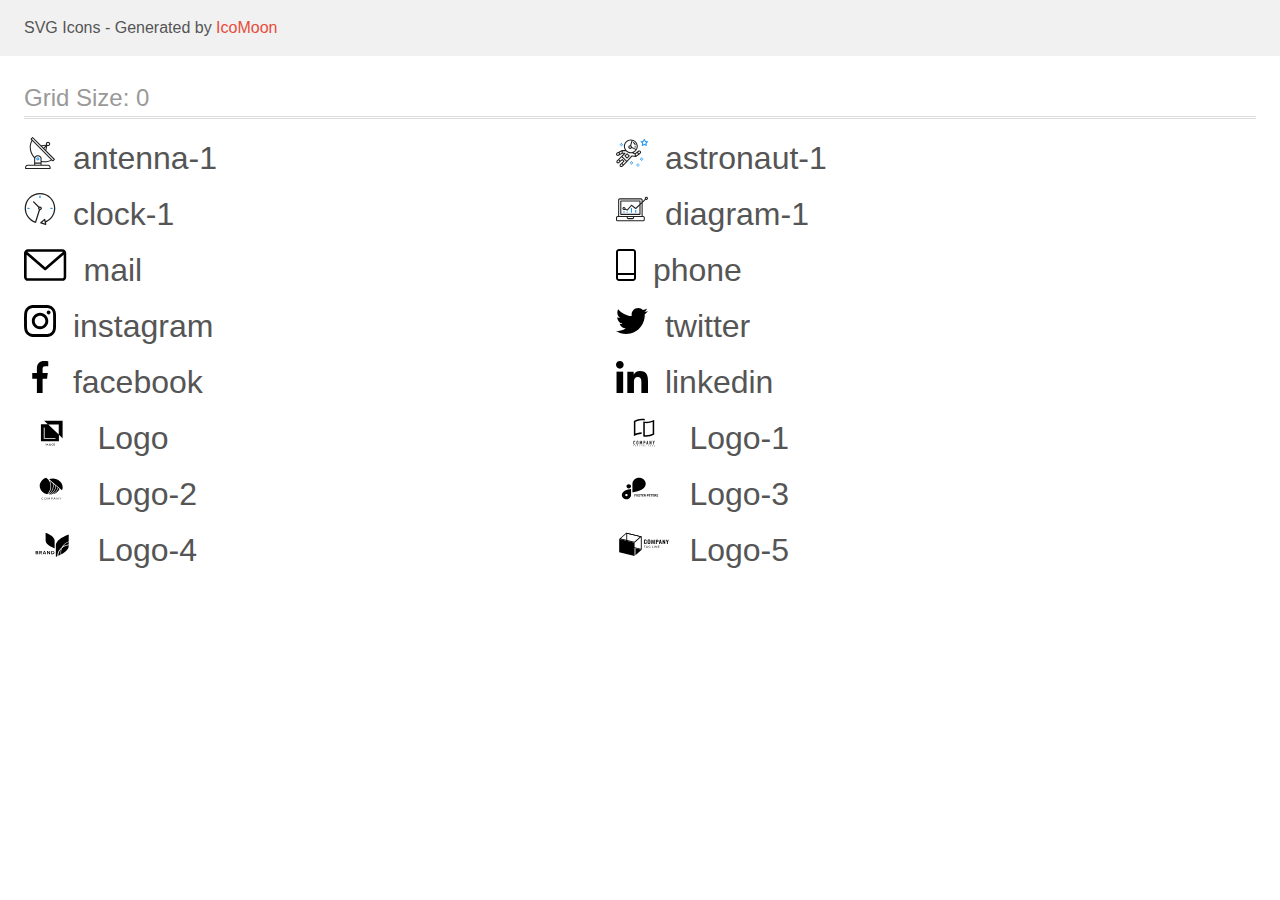
<file: images/icomoon/demo.html>
<!doctype html>
<html>
<head>
    <title>IcoMoon - SVG Icons</title>
    <meta charset="utf-8">
    <meta name="viewport" content="width=device-width, initial-scale=1">
    <link rel="stylesheet" href="demo-files/demo.css">
    <link rel="stylesheet" href="style.css">
</head>
<body>
<svg aria-hidden="true" style="position: absolute; width: 0; height: 0; overflow: hidden;" version="1.1" xmlns="http://www.w3.org/2000/svg" xmlns:xlink="http://www.w3.org/1999/xlink">
<defs>
<symbol id="antenna-1" viewBox="0 0 32 32">
<path fill="#212121" style="fill: var(--color1, #212121)" d="M30.773 22.098l-8.443-8.505 0.937-4.615c0.242 0.094 0.499 0.144 0.758 0.146h0.006c1.192 0.014 2.17-0.941 2.184-2.133s-0.941-2.17-2.133-2.184c-1.192-0.014-2.17 0.941-2.184 2.133-0.003 0.255 0.039 0.509 0.125 0.749l-4.96 0.605-8.091-8.133c-0.099-0.101-0.235-0.159-0.377-0.16-0.14 0.001-0.274 0.056-0.373 0.155l-1.513 1.504c-0.208 0.208-0.208 0.546 0 0.754l0.814 0.826c-3.153 5.798-2.129 12.978 2.519 17.663 0.043 0.041 0.092 0.074 0.146 0.098-0.034 0.18-0.051 0.364-0.052 0.547v6.187h-6.4c-1.472 0.002-2.665 1.195-2.667 2.667v1.067c0 0.295 0.239 0.533 0.533 0.533h24.533c0.295 0 0.533-0.239 0.533-0.533v-1.067c-0.002-1.472-1.195-2.665-2.667-2.667h-6.4v-2.742c1.003 0.21 2.024 0.317 3.049 0.32 2.458-0.003 4.877-0.615 7.040-1.783l0.818 0.823c0.099 0.101 0.235 0.159 0.377 0.16 0.14-0.001 0.274-0.056 0.373-0.155l1.513-1.504c0.208-0.208 0.208-0.546 0-0.754zM23.28 6.233c0.418-0.415 1.093-0.414 1.508 0.004s0.414 1.093-0.004 1.508c-0.2 0.199-0.47 0.31-0.752 0.31h-0.003c-0.589-0.003-1.064-0.483-1.061-1.072 0.002-0.282 0.115-0.552 0.314-0.751h-0.002zM22.024 9.738l-0.598 2.946-1.175-1.182 1.774-1.763zM21.419 8.836l-1.92 1.909-1.485-1.493 3.405-0.415zM24.004 28.8c0.884 0 1.6 0.716 1.6 1.6v0.533h-23.467v-0.533c0-0.884 0.716-1.6 1.6-1.6h20.267zM16.537 26.667v1.067h-5.333v-1.067h5.333zM11.204 25.6v-4.053c0-1.294 1.196-2.347 2.667-2.347s2.667 1.053 2.667 2.347v4.053h-5.333zM17.604 23.904v-2.357c0-1.882-1.675-3.413-3.733-3.413-1.331-0.020-2.576 0.657-3.281 1.786-4.058-4.274-4.971-10.645-2.279-15.887l18.602 18.708c-2.872 1.461-6.165 1.873-9.309 1.163zM28.893 23.22l-21.057-21.181 0.755-0.752 7.935 7.98c0.004 0 0.006 0.007 0.010 0.010l13.115 13.191-0.757 0.752z"></path>
<path fill="#2196f3" style="fill: var(--color2, #2196f3)" d="M13.876 20.267h-0.005c-0.884-0.001-1.601 0.714-1.602 1.598s0.714 1.601 1.598 1.602h0.005c0.884 0.001 1.601-0.714 1.602-1.598s-0.714-1.601-1.598-1.602zM14.249 22.245c-0.1 0.1-0.236 0.156-0.378 0.155-0.295-0.002-0.532-0.242-0.531-0.536 0.001-0.141 0.057-0.276 0.157-0.375s0.233-0.154 0.373-0.155c0.295 0.002 0.532 0.241 0.53 0.536-0.001 0.141-0.057 0.276-0.157 0.375h0.005z"></path>
</symbol>
<symbol id="astronaut-1" viewBox="0 0 32 32">
<path fill="#2196f3" style="fill: var(--color2, #2196f3)" d="M31.974 4.524c-0.063-0.193-0.229-0.333-0.43-0.363l-1.91-0.278-0.855-1.731c-0.179-0.365-0.777-0.365-0.956 0l-0.855 1.731-1.91 0.278c-0.201 0.029-0.367 0.17-0.431 0.363-0.062 0.193-0.011 0.405 0.135 0.547l1.383 1.348-0.326 1.903c-0.034 0.2 0.048 0.402 0.212 0.522 0.166 0.121 0.382 0.135 0.562 0.040l1.709-0.899 1.709 0.899c0.078 0.041 0.164 0.061 0.249 0.061 0.11 0 0.221-0.034 0.314-0.102 0.164-0.119 0.246-0.322 0.212-0.522l-0.326-1.903 1.383-1.348c0.145-0.142 0.197-0.354 0.135-0.547zM29.511 5.851c-0.125 0.122-0.183 0.299-0.153 0.472l0.191 1.114-1-0.526c-0.078-0.041-0.163-0.061-0.249-0.061s-0.17 0.020-0.249 0.061l-1.001 0.526 0.191-1.114c0.030-0.173-0.028-0.349-0.153-0.472l-0.81-0.789 1.119-0.163c0.174-0.025 0.324-0.134 0.402-0.292l0.5-1.013 0.5 1.013c0.078 0.157 0.228 0.267 0.402 0.292l1.119 0.163-0.809 0.789z"></path>
<path fill="#2196f3" style="fill: var(--color2, #2196f3)" d="M26.134 20.522h-1.067v1.067h1.067v-1.067z"></path>
<path fill="#2196f3" style="fill: var(--color2, #2196f3)" d="M26.134 22.656h-1.067v1.067h1.067v-1.067z"></path>
<path fill="#2196f3" style="fill: var(--color2, #2196f3)" d="M27.2 21.589h-1.067v1.067h1.067v-1.067z"></path>
<path fill="#2196f3" style="fill: var(--color2, #2196f3)" d="M25.067 21.589h-1.067v1.067h1.067v-1.067z"></path>
<path fill="#2196f3" style="fill: var(--color2, #2196f3)" d="M22.4 26.389h-1.067v1.067h1.067v-1.067z"></path>
<path fill="#2196f3" style="fill: var(--color2, #2196f3)" d="M22.4 28.522h-1.067v1.067h1.067v-1.067z"></path>
<path fill="#2196f3" style="fill: var(--color2, #2196f3)" d="M23.467 27.456h-1.067v1.067h1.067v-1.067z"></path>
<path fill="#2196f3" style="fill: var(--color2, #2196f3)" d="M21.333 27.456h-1.067v1.067h1.067v-1.067z"></path>
<path fill="#2196f3" style="fill: var(--color2, #2196f3)" d="M16 24.256h-1.067v1.067h1.067v-1.067z"></path>
<path fill="#2196f3" style="fill: var(--color2, #2196f3)" d="M16 26.389h-1.067v1.067h1.067v-1.067z"></path>
<path fill="#2196f3" style="fill: var(--color2, #2196f3)" d="M17.067 25.322h-1.067v1.067h1.067v-1.067z"></path>
<path fill="#2196f3" style="fill: var(--color2, #2196f3)" d="M14.933 25.322h-1.067v1.067h1.067v-1.067z"></path>
<path fill="#2196f3" style="fill: var(--color2, #2196f3)" d="M5.867 6.122h-1.067v1.067h1.067v-1.067z"></path>
<path fill="#2196f3" style="fill: var(--color2, #2196f3)" d="M5.867 8.255h-1.067v1.067h1.067v-1.067z"></path>
<path fill="#2196f3" style="fill: var(--color2, #2196f3)" d="M6.933 7.189h-1.067v1.067h1.067v-1.067z"></path>
<path fill="#2196f3" style="fill: var(--color2, #2196f3)" d="M4.8 7.189h-1.067v1.067h1.067v-1.067z"></path>
<path fill="#212121" style="fill: var(--color1, #212121)" d="M24.715 14.159c-0.287-0.388-0.709-0.637-1.188-0.705-0.481-0.068-0.956 0.058-1.34 0.352l-1.252 0.96-1.898 1.417-1.358-0.541c2.421-1.086 4.114-3.508 4.114-6.32 0-3.823-3.123-6.933-6.961-6.933s-6.961 3.11-6.961 6.933c0 1.386 0.414 2.674 1.12 3.758l-2.764-0.024c-0.002 0-0.003 0-0.005 0-0.009 0-0.015 0.004-0.023 0.005-0.053 0.002-0.105 0.013-0.155 0.031-0.013 0.005-0.026 0.008-0.038 0.013-0.006 0.003-0.013 0.003-0.019 0.006l-3.233 1.596c-0.001 0-0.001 0-0.001 0.001l-1.893 0.911c-0.021 0.009-0.042 0.021-0.063 0.035-0.755 0.502-1.012 1.489-0.598 2.295 0.22 0.429 0.595 0.745 1.056 0.889 0.178 0.055 0.359 0.083 0.539 0.083 0.29 0 0.577-0.071 0.839-0.211l1.388-0.738 2.264-1.169 1.357-0.008-5.442 5.416c-0.001 0.001-0.001 0.001-0.002 0.001l-1.339 1.333c-0.316 0.315-0.49 0.732-0.49 1.178s0.174 0.863 0.49 1.179c0.325 0.323 0.752 0.485 1.179 0.485s0.854-0.162 1.18-0.485l1.314-1.309 1.741-1.3 0.901 0.897-1.762 1.754c-0 0.001-0.001 0.001-0.002 0.001l-1.339 1.333c-0.316 0.315-0.49 0.732-0.49 1.178s0.174 0.863 0.49 1.179c0.325 0.323 0.753 0.485 1.18 0.485s0.855-0.162 1.18-0.485l3.482-3.467c0.001-0.001 0.001-0.001 0.001-0.002l1.010-1-0.004-0.004c0.006-0.006 0.015-0.009 0.022-0.015l5.166-5.658 3.471 0.494c0.025 0.004 0.050 0.005 0.075 0.005 0.065 0 0.127-0.015 0.187-0.038 0.018-0.006 0.033-0.015 0.050-0.023 0.019-0.010 0.039-0.015 0.058-0.027l3.213-2.133c0.012-0.008 0.018-0.021 0.029-0.029 0.013-0.010 0.029-0.014 0.041-0.026l1.271-1.191c0.662-0.62 0.753-1.635 0.212-2.362zM2.13 17.77c-0.173 0.093-0.37 0.111-0.558 0.052-0.187-0.058-0.338-0.186-0.427-0.358-0.161-0.314-0.068-0.695 0.214-0.902l1.314-0.632 0.449 1.312-0.992 0.528zM5.628 15.942l-1.548 0.8-0.439-1.283 2.027-1.001-0.040 1.484zM20.727 9.322c0 0.918-0.219 1.785-0.599 2.559l-4.181-1.899c-0.044-0.573-0.341-1.075-0.788-1.388l1.464-4.86c2.378 0.756 4.105 2.974 4.105 5.588zM8.938 9.322c0-3.235 2.644-5.867 5.894-5.867 0.253 0 0.5 0.021 0.745 0.052l-1.432 4.754c-0.019-0.001-0.037-0.006-0.057-0.006-1.033 0-1.873 0.837-1.873 1.867s0.84 1.867 1.873 1.867c0.694 0 1.294-0.383 1.618-0.945l3.862 1.755c-1.075 1.446-2.795 2.39-4.737 2.39-3.25 0-5.894-2.632-5.894-5.867zM14.894 10.122c0 0.441-0.362 0.8-0.806 0.8s-0.806-0.359-0.806-0.8c0-0.441 0.362-0.8 0.806-0.8s0.806 0.359 0.806 0.8zM2.465 25.146c-0.236 0.234-0.619 0.234-0.854 0.001-0.114-0.114-0.176-0.263-0.176-0.423s0.062-0.309 0.176-0.421l0.962-0.958 0.851 0.848-0.959 0.955zM5.679 28.88c-0.236 0.234-0.619 0.235-0.855 0.001-0.114-0.114-0.176-0.263-0.176-0.423s0.062-0.309 0.176-0.421l0.963-0.959 0.852 0.848-0.96 0.955zM9.16 25.411c-0.001 0-0.001 0-0.002 0.001l-1.765 1.76-0.852-0.848 1.763-1.755c0 0 0 0 0-0s0.001-0.001 0.002-0.001c0.040-0.040 0.065-0.088 0.090-0.135 0.007-0.014 0.020-0.026 0.026-0.040 0.017-0.041 0.019-0.085 0.026-0.129 0.003-0.025 0.014-0.047 0.014-0.073 0-0.036-0.013-0.070-0.020-0.106-0.006-0.032-0.006-0.065-0.019-0.095-0.020-0.050-0.055-0.094-0.091-0.138-0.010-0.012-0.014-0.027-0.025-0.038 0 0 0 0-0.001 0s-0.001-0.002-0.001-0.002l-1.607-1.6c-0.017-0.017-0.039-0.024-0.058-0.038-0.028-0.022-0.055-0.042-0.087-0.058-0.030-0.015-0.061-0.024-0.093-0.033-0.034-0.010-0.067-0.017-0.103-0.020-0.033-0.002-0.063 0.001-0.095 0.005-0.036 0.004-0.069 0.009-0.104 0.020-0.034 0.011-0.063 0.027-0.094 0.045-0.020 0.011-0.042 0.015-0.061 0.029l-1.773 1.324-0.901-0.897 2.399-2.386 4.361 4.289-0.928 0.919zM15.979 18.394c-0.015-0.002-0.030 0.004-0.045 0.003-0.039-0.002-0.076 0.001-0.115 0.007-0.030 0.005-0.059 0.011-0.088 0.021-0.034 0.012-0.065 0.028-0.097 0.047-0.030 0.018-0.057 0.037-0.083 0.061-0.013 0.011-0.028 0.017-0.040 0.029l-4.698 5.146-4.328-4.257 2.833-2.818c0.209-0.208 0.21-0.546 0.002-0.755-0.105-0.105-0.243-0.157-0.381-0.156v-0.001l-2.219 0.013 0.028-1.607 3.104 0.027c1.265 1.294 3.029 2.101 4.981 2.101 0.437 0 0.864-0.045 1.279-0.123 0.040 0.032 0.079 0.065 0.13 0.085l2.41 0.96 0.331 1.644-3.003-0.427zM20.020 18.572l-0.313-1.558 1.446-1.080 0.947 1.257-2.080 1.381zM23.774 15.741l-0.838 0.785-0.931-1.236 0.831-0.637c0.155-0.119 0.351-0.168 0.543-0.143 0.193 0.027 0.364 0.128 0.48 0.284 0.217 0.292 0.18 0.699-0.085 0.947z"></path>
<path fill="#212121" style="fill: var(--color1, #212121)" d="M13.602 18.544l-2.143-2.133c-0.207-0.207-0.545-0.207-0.753 0l-2.142 2.133c-0.1 0.101-0.157 0.236-0.157 0.378s0.056 0.278 0.157 0.378l2.142 2.133c0.104 0.103 0.241 0.155 0.377 0.155s0.273-0.052 0.376-0.155l2.143-2.133c0.1-0.1 0.157-0.236 0.157-0.378s-0.057-0.278-0.157-0.378zM11.083 20.303l-1.387-1.381 1.387-1.381 1.387 1.381-1.387 1.381z"></path>
<path fill="#212121" style="fill: var(--color1, #212121)" d="M17.164 5.071l-0.258 1.036c0.071 0.018 1.738 0.452 1.738 2.149h1.067c-0-2.017-1.666-2.965-2.547-3.185z"></path>
<path fill="#212121" style="fill: var(--color1, #212121)" d="M19.711 9.322h-1.067v1.067h1.067v-1.067z"></path>
</symbol>
<symbol id="clock-1" viewBox="0 0 32 32">
<path fill="#212121" style="fill: var(--color1, #212121)" d="M31.297 15.301c-0.002-8.452-6.855-15.303-15.308-15.301s-15.303 6.855-15.301 15.308c0.001 6.658 4.307 12.551 10.649 14.576 0.061 0.019 0.124 0.029 0.187 0.029 0.121-0 0.239-0.032 0.342-0.094 0.135-0.080 0.236-0.207 0.283-0.356l3.865-12.25c1.057-0.005 1.909-0.866 1.903-1.923s-0.866-1.909-1.923-1.903c-0.284 0.001-0.565 0.067-0.82 0.191l-5.106-5.107c-0.253-0.245-0.657-0.238-0.902 0.016-0.239 0.247-0.239 0.639 0 0.886l5.103 5.109c-0.392 0.799-0.168 1.764 0.536 2.309l-3.683 11.673c-7.278-2.681-11.004-10.754-8.323-18.032s10.754-11.004 18.032-8.323 11.004 10.754 8.323 18.032c-1.31 3.556-4.001 6.431-7.462 7.973l-0.398-1.874c-0.073-0.344-0.411-0.565-0.756-0.492-0.109 0.023-0.209 0.074-0.292 0.148l-3.837 3.426c-0.263 0.234-0.287 0.637-0.052 0.9 0.076 0.085 0.174 0.149 0.283 0.184l4.899 1.563c0.335 0.108 0.694-0.077 0.802-0.412 0.034-0.106 0.040-0.219 0.017-0.328l-0.391-1.839c5.664-2.388 9.342-7.942 9.329-14.089zM15.992 14.664c0.352 0 0.638 0.286 0.638 0.638s-0.286 0.638-0.638 0.638c-0.352 0-0.638-0.285-0.638-0.638s0.285-0.638 0.638-0.638zM18.093 29.528l2.184-1.948 0.603 2.84-2.787-0.892z"></path>
<path fill="#2196f3" style="fill: var(--color2, #2196f3)" d="M15.354 3.185v1.275c0 0.352 0.285 0.638 0.638 0.638s0.638-0.285 0.638-0.638v-1.275c0-0.352-0.286-0.638-0.638-0.638s-0.638 0.286-0.638 0.638z"></path>
<path fill="#2196f3" style="fill: var(--color2, #2196f3)" d="M3.876 14.664c-0.352 0-0.638 0.286-0.638 0.638s0.285 0.638 0.638 0.638h1.275c0.352 0 0.638-0.285 0.638-0.638s-0.285-0.638-0.638-0.638h-1.275z"></path>
<path fill="#2196f3" style="fill: var(--color2, #2196f3)" d="M28.108 15.939c0.352 0 0.638-0.285 0.638-0.638s-0.285-0.638-0.638-0.638h-1.275c-0.352 0-0.638 0.286-0.638 0.638s0.286 0.638 0.638 0.638h1.275z"></path>
</symbol>
<symbol id="diagram-1" viewBox="0 0 32 32">
<path fill="#2196f3" style="fill: var(--color2, #2196f3)" d="M14.926 14.965h1.066v4.798h-1.066v-4.797z"></path>
<path fill="#2196f3" style="fill: var(--color2, #2196f3)" d="M19.19 17.097h1.066v2.665h-1.066v-2.665z"></path>
<path fill="#2196f3" style="fill: var(--color2, #2196f3)" d="M10.661 18.696h1.066v1.066h-1.066v-1.066z"></path>
<path fill="#2196f3" style="fill: var(--color2, #2196f3)" d="M7.463 18.163h1.066v1.599h-1.066v-1.599z"></path>
<path fill="#212121" style="fill: var(--color1, #212121)" d="M1.599 28.291h25.587c0.883 0 1.599-0.716 1.599-1.599v-2.132c0-0.883-0.716-1.599-1.599-1.599h-0.533v-13.293l3.028-2.868c0.703 0.346 1.553 0.136 2.013-0.499s0.396-1.508-0.152-2.068-1.42-0.644-2.065-0.198c-0.644 0.446-0.873 1.292-0.542 2.002l-2.281 2.163v-1.23c0-0.883-0.716-1.599-1.599-1.599h-21.322c-0.883 0-1.599 0.716-1.599 1.599v15.992h-0.533c-0.883 0-1.599 0.716-1.599 1.599v2.132c0 0.883 0.716 1.599 1.599 1.599zM30.384 4.837c0.294 0 0.533 0.239 0.533 0.533s-0.239 0.533-0.533 0.533c-0.294 0-0.533-0.239-0.533-0.533s0.239-0.533 0.533-0.533zM3.198 6.969c0-0.294 0.239-0.533 0.533-0.533h21.322c0.294 0 0.533 0.239 0.533 0.533v2.239l-1.066 1.013v-2.186c0-0.294-0.239-0.533-0.533-0.533h-19.19c-0.294 0-0.533 0.239-0.533 0.533v13.326c0 0.294 0.239 0.533 0.533 0.533h19.19c0.294 0 0.533-0.239 0.533-0.533v-9.674l1.066-1.010v12.284h-22.388v-15.992zM7.996 13.899c-0.721-0.002-1.354 0.478-1.546 1.174s0.105 1.433 0.725 1.801c0.62 0.368 1.41 0.276 1.928-0.226l1.853 0.93c0.215 0.108 0.476 0.057 0.636-0.123l3.939-4.431 3.872 2.901c0.208 0.156 0.498 0.139 0.686-0.039l3.365-3.188v8.131h-18.124v-12.26h18.124v2.66l-3.771 3.572-3.904-2.927c-0.222-0.166-0.534-0.135-0.718 0.072l-3.993 4.493-1.493-0.746c0.011-0.064 0.018-0.129 0.020-0.193 0-0.883-0.716-1.599-1.599-1.599zM8.529 15.498c0 0.294-0.239 0.533-0.533 0.533s-0.533-0.239-0.533-0.533c0-0.294 0.239-0.533 0.533-0.533s0.533 0.239 0.533 0.533zM11.727 24.027h5.331v0.533c0 0.294-0.239 0.533-0.533 0.533h-4.264c-0.294 0-0.533-0.239-0.533-0.533v-0.533zM1.066 24.56c0-0.294 0.239-0.533 0.533-0.533h9.062v0.533c0 0.883 0.716 1.599 1.599 1.599h4.264c0.883 0 1.599-0.716 1.599-1.599v-0.533h9.062c0.294 0 0.533 0.239 0.533 0.533v2.132c0 0.294-0.239 0.533-0.533 0.533h-25.587c-0.294 0-0.533-0.239-0.533-0.533v-2.132z"></path>
</symbol>
<symbol id="mail" viewBox="0 0 43 32">
<path d="M38.667 0h-34.667c-2.206 0-4 1.794-4 4v24c0 2.206 1.794 4 4 4h34.667c2.206 0 4-1.794 4-4v-24c0-2.206-1.794-4-4-4zM38.667 2.667c0.181 0 0.353 0.038 0.511 0.103l-17.844 15.466-17.844-15.466c0.158-0.066 0.33-0.103 0.511-0.103h34.667zM38.667 29.333h-34.667c-0.736 0-1.333-0.598-1.333-1.333v-22.413l17.793 15.421c0.251 0.217 0.563 0.326 0.874 0.326s0.622-0.108 0.874-0.326l17.793-15.421v22.413c0 0.736-0.598 1.333-1.333 1.333z"></path>
</symbol>
<symbol id="phone" viewBox="0 0 20 32">
<path d="M17 0h-14c-1.654 0-3 1.346-3 3v26c0 1.654 1.346 3 3 3h14c1.654 0 3-1.346 3-3v-26c0-1.654-1.346-3-3-3zM3 2h14c0.552 0 1 0.448 1 1v21h-16v-21c0-0.552 0.448-1 1-1zM17 30h-14c-0.552 0-1-0.448-1-1v-3h16v3c0 0.552-0.448 1-1 1z"></path>
</symbol>
<symbol id="instagram" viewBox="0 0 32 32">
<path d="M31.969 9.408c-0.075-1.7-0.35-2.869-0.744-3.882-0.406-1.075-1.032-2.038-1.851-2.838-0.8-0.813-1.769-1.444-2.832-1.844-1.019-0.394-2.182-0.669-3.882-0.744-1.713-0.081-2.257-0.1-6.601-0.1s-4.888 0.019-6.595 0.094c-1.7 0.075-2.869 0.35-3.882 0.744-1.075 0.406-2.038 1.031-2.838 1.85-0.813 0.8-1.444 1.769-1.844 2.832-0.394 1.019-0.669 2.182-0.744 3.882-0.081 1.713-0.1 2.257-0.1 6.601s0.019 4.888 0.094 6.595c0.075 1.7 0.35 2.869 0.744 3.882 0.406 1.075 1.038 2.038 1.85 2.838 0.8 0.813 1.769 1.444 2.832 1.844 1.019 0.394 2.182 0.669 3.882 0.744 1.706 0.075 2.25 0.094 6.595 0.094s4.888-0.019 6.595-0.094c1.7-0.075 2.869-0.35 3.882-0.744 2.151-0.832 3.851-2.532 4.682-4.682 0.394-1.019 0.669-2.182 0.744-3.882 0.075-1.707 0.094-2.251 0.094-6.595s-0.006-4.888-0.081-6.595zM29.087 22.473c-0.069 1.563-0.331 2.407-0.55 2.969-0.538 1.394-1.644 2.5-3.038 3.038-0.563 0.219-1.413 0.481-2.969 0.55-1.688 0.075-2.194 0.094-6.464 0.094s-4.782-0.019-6.464-0.094c-1.563-0.069-2.407-0.331-2.969-0.55-0.694-0.256-1.325-0.663-1.838-1.194-0.531-0.519-0.938-1.144-1.194-1.838-0.219-0.563-0.481-1.413-0.55-2.969-0.075-1.688-0.094-2.194-0.094-6.464s0.019-4.782 0.094-6.464c0.069-1.563 0.331-2.407 0.55-2.969 0.256-0.694 0.663-1.325 1.2-1.838 0.519-0.531 1.144-0.938 1.838-1.194 0.563-0.219 1.413-0.481 2.969-0.55 1.688-0.075 2.194-0.094 6.464-0.094 4.276 0 4.782 0.019 6.464 0.094 1.563 0.069 2.407 0.331 2.969 0.55 0.694 0.256 1.325 0.662 1.838 1.194 0.531 0.519 0.938 1.144 1.194 1.838 0.219 0.563 0.481 1.413 0.55 2.969 0.075 1.688 0.094 2.194 0.094 6.464s-0.019 4.77-0.094 6.458z"></path>
<path d="M16.059 7.783c-4.538 0-8.22 3.682-8.22 8.22s3.682 8.22 8.22 8.22c4.539 0 8.22-3.682 8.22-8.22s-3.682-8.22-8.22-8.22zM16.059 21.335c-2.944 0-5.332-2.388-5.332-5.332s2.388-5.332 5.332-5.332c2.944 0 5.332 2.388 5.332 5.332s-2.388 5.332-5.332 5.332z"></path>
<path d="M26.524 7.458c0 1.060-0.859 1.919-1.919 1.919s-1.919-0.859-1.919-1.919c0-1.060 0.859-1.919 1.919-1.919s1.919 0.859 1.919 1.919z"></path>
</symbol>
<symbol id="twitter" viewBox="0 0 32 32">
<path d="M32 6.078c-1.19 0.522-2.458 0.868-3.78 1.036 1.36-0.812 2.398-2.088 2.886-3.626-1.268 0.756-2.668 1.29-4.16 1.588-1.204-1.282-2.92-2.076-4.792-2.076-3.632 0-6.556 2.948-6.556 6.562 0 0.52 0.044 1.020 0.152 1.496-5.454-0.266-10.28-2.88-13.522-6.862-0.566 0.982-0.898 2.106-0.898 3.316 0 2.272 1.17 4.286 2.914 5.452-1.054-0.020-2.088-0.326-2.964-0.808 0 0.020 0 0.046 0 0.072 0 3.188 2.274 5.836 5.256 6.446-0.534 0.146-1.116 0.216-1.72 0.216-0.42 0-0.844-0.024-1.242-0.112 0.85 2.598 3.262 4.508 6.13 4.57-2.232 1.746-5.066 2.798-8.134 2.798-0.538 0-1.054-0.024-1.57-0.090 2.906 1.874 6.35 2.944 10.064 2.944 12.072 0 18.672-10 18.672-18.668 0-0.29-0.010-0.57-0.024-0.848 1.302-0.924 2.396-2.078 3.288-3.406z"></path>
</symbol>
<symbol id="facebook" viewBox="0 0 32 32">
<path d="M21.329 5.313h2.921v-5.088c-0.504-0.069-2.237-0.225-4.256-0.225-4.212 0-7.097 2.649-7.097 7.519v4.481h-4.648v5.688h4.648v14.312h5.699v-14.311h4.46l0.708-5.688h-5.169v-3.919c0.001-1.644 0.444-2.769 2.735-2.769z"></path>
</symbol>
<symbol id="linkedin" viewBox="0 0 32 32">
<path d="M31.992 32v-0.001h0.008v-11.736c0-5.741-1.236-10.164-7.948-10.164-3.227 0-5.392 1.771-6.276 3.449h-0.093v-2.913h-6.364v21.364h6.627v-10.579c0-2.785 0.528-5.479 3.977-5.479 3.399 0 3.449 3.179 3.449 5.657v10.401h6.62z"></path>
<path d="M0.528 10.636h6.635v21.364h-6.635v-21.364z"></path>
<path d="M3.843 0c-2.121 0-3.843 1.721-3.843 3.843s1.721 3.879 3.843 3.879c2.121 0 3.843-1.757 3.843-3.879-0.001-2.121-1.723-3.843-3.843-3.843v0z"></path>
</symbol>
<symbol id="Logo" viewBox="0 0 57 32">
<path d="M20.267 3.733l3.738 3.538-6.938-0.004v17.166h18.133v-6.564l3.733 3.534v-17.671h-18.667zM35.036 17.455l-10.597-10.032h10.597v10.032zM31.746 21.923h-11.81v-11.545h0.835v10.764h10.975v0.782zM22.725 26.72l-0.436 0.898-0.436-0.898h-0.366l0.637 1.198v0.698h0.331v-0.698l0.635-1.198h-0.365zM23.273 28.615l0.154-0.441h0.734l0.155 0.441h0.344l-0.717-1.896h-0.296l-0.716 1.896h0.342zM23.794 27.122l0.275 0.786h-0.549l0.275-0.786zM25.531 27.863c-0.048 0.073-0.072 0.153-0.072 0.241 0 0.16 0.056 0.29 0.168 0.389s0.263 0.148 0.451 0.148 0.349-0.051 0.484-0.152l0.107 0.126h0.367l-0.279-0.329c0.109-0.149 0.164-0.341 0.164-0.574h-0.275c0 0.128-0.026 0.243-0.079 0.348l-0.366-0.432 0.129-0.094c0.091-0.066 0.157-0.132 0.197-0.198s0.060-0.14 0.060-0.219c0-0.12-0.044-0.22-0.133-0.301s-0.201-0.122-0.339-0.122c-0.153 0-0.274 0.043-0.365 0.13s-0.135 0.203-0.135 0.352c0 0.061 0.014 0.124 0.043 0.189s0.081 0.144 0.155 0.237c-0.141 0.101-0.235 0.188-0.283 0.262zM26.386 28.282c-0.093 0.071-0.193 0.107-0.299 0.107-0.095 0-0.17-0.027-0.227-0.082s-0.085-0.126-0.085-0.214c0-0.102 0.052-0.192 0.156-0.271l0.040-0.029 0.414 0.488zM26.046 27.442c-0.089-0.11-0.134-0.202-0.134-0.275 0-0.063 0.018-0.116 0.055-0.158s0.085-0.063 0.147-0.063c0.057 0 0.105 0.018 0.142 0.053s0.056 0.077 0.056 0.126c0 0.075-0.027 0.136-0.081 0.184l-0.040 0.033-0.145 0.099zM29.132 28.472c0.13-0.114 0.205-0.272 0.224-0.474h-0.328c-0.017 0.135-0.059 0.232-0.124 0.29s-0.162 0.087-0.292 0.087c-0.142 0-0.249-0.054-0.323-0.161s-0.109-0.264-0.109-0.469v-0.168c0.002-0.202 0.041-0.355 0.117-0.46s0.188-0.158 0.331-0.158c0.123 0 0.217 0.030 0.28 0.091s0.104 0.158 0.12 0.294h0.328c-0.021-0.207-0.095-0.368-0.223-0.482s-0.296-0.171-0.505-0.171c-0.155 0-0.293 0.037-0.411 0.111s-0.209 0.179-0.272 0.315c-0.063 0.136-0.095 0.294-0.095 0.473v0.177c0.003 0.174 0.035 0.328 0.098 0.46s0.151 0.234 0.266 0.306c0.115 0.071 0.249 0.107 0.4 0.107 0.216 0 0.389-0.056 0.52-0.169zM31.068 28.206c0.064-0.141 0.096-0.304 0.096-0.49v-0.105c-0.001-0.185-0.034-0.347-0.099-0.486s-0.158-0.247-0.277-0.32c-0.119-0.075-0.256-0.112-0.41-0.112s-0.292 0.038-0.411 0.113c-0.119 0.075-0.211 0.183-0.277 0.324s-0.098 0.305-0.098 0.49v0.107c0.001 0.181 0.034 0.342 0.099 0.48s0.159 0.246 0.279 0.322c0.121 0.075 0.258 0.112 0.411 0.112 0.155 0 0.293-0.037 0.411-0.112s0.212-0.183 0.276-0.323zM30.716 27.135c0.080 0.112 0.12 0.273 0.12 0.483v0.099c0 0.214-0.040 0.376-0.119 0.487s-0.19 0.167-0.336 0.167c-0.144 0-0.257-0.057-0.339-0.171s-0.121-0.275-0.121-0.483v-0.109c0.002-0.204 0.043-0.362 0.122-0.473s0.192-0.168 0.335-0.168c0.146 0 0.258 0.056 0.337 0.168z"></path>
</symbol>
<symbol id="Logo-1" viewBox="0 0 57 32">
<path d="M26.727 3.165h-0.073c-0.112-0.007-0.224-0.010-0.336-0.012v0h-0.243c-0.212 0-0.428 0.005-0.642 0.016-0.016-0.001-0.032-0.001-0.049 0-1.944 0.11-3.848 0.596-5.609 1.431l-0.231 0.111v11.809l0.54-0.183c0.474-0.163 0.978-0.309 1.5-0.445 1.411-0.362 2.861-0.555 4.317-0.574v1.551c-0.193 0.001-0.38 0.007-0.568 0.016h-0.045c-1.121 0.061-2.233 0.232-3.322 0.51-1.378 0.345-2.708 0.863-3.957 1.542v-15.145c1.298-0.757 2.695-1.325 4.151-1.688 1.278-0.33 2.593-0.5 3.913-0.504h0.228c0.273 0.007 0.538 0.019 0.788 0.038 0.658 0.046 1.31 0.15 1.95 0.311v1.527c-0.621-0.145-1.253-0.24-1.889-0.285-0.013-0.001-0.026-0.002-0.039-0.003-0.132-0.011-0.263-0.022-0.386-0.022zM29.415 4.726c0.339 0.026 0.689 0.038 1.044 0.038 1.388-0.005 2.769-0.182 4.114-0.528 1.378-0.346 2.706-0.865 3.956-1.543v14.875c-1.298 0.756-2.696 1.325-4.153 1.688-1.279 0.329-2.593 0.498-3.913 0.503-1 0.008-1.997-0.11-2.968-0.35v-14.971c0.229 0.053 0.465 0.102 0.706 0.142 0.394 0.066 0.81 0.115 1.214 0.145zM36.985 4.841l-0.54 0.182c-0.497 0.167-0.997 0.316-1.5 0.449-1.465 0.377-2.971 0.57-4.483 0.575-0.352 0-0.676-0.010-0.989-0.030l-0.43-0.028v12.148l0.37 0.033c0.343 0.030 0.696 0.045 1.052 0.045 1.191-0.005 2.377-0.159 3.531-0.457 0.95-0.238 1.874-0.57 2.759-0.991l0.231-0.111v-11.813z"></path>
<path d="M19.060 24.113c-0.078-0.080-0.171-0.144-0.274-0.186s-0.214-0.061-0.326-0.057c-0.119-0.002-0.237 0.021-0.347 0.065-0.101 0.040-0.193 0.101-0.27 0.178s-0.135 0.17-0.174 0.271c-0.042 0.107-0.063 0.22-0.062 0.335v2.023c-0.005 0.143 0.022 0.284 0.080 0.415 0.048 0.104 0.117 0.196 0.202 0.271 0.081 0.068 0.176 0.117 0.278 0.144 0.098 0.028 0.2 0.042 0.302 0.042 0.113 0.001 0.224-0.023 0.326-0.070 0.101-0.044 0.193-0.108 0.27-0.187 0.075-0.079 0.135-0.171 0.177-0.271 0.043-0.102 0.065-0.212 0.065-0.323v-0.226h-0.529v0.18c0.002 0.062-0.009 0.123-0.031 0.18-0.017 0.043-0.043 0.082-0.077 0.114-0.033 0.026-0.070 0.046-0.111 0.058-0.036 0.012-0.073 0.018-0.111 0.019-0.047 0.006-0.095-0.002-0.139-0.021s-0.081-0.049-0.11-0.088c-0.050-0.081-0.074-0.176-0.070-0.271v-1.887c-0.003-0.105 0.019-0.208 0.065-0.302 0.027-0.043 0.066-0.077 0.112-0.098s0.097-0.030 0.147-0.024c0.046-0.002 0.091 0.008 0.132 0.028s0.077 0.049 0.104 0.086c0.059 0.078 0.090 0.173 0.088 0.271v0.175h0.524v-0.206c0.001-0.121-0.021-0.241-0.065-0.354-0.039-0.106-0.099-0.203-0.177-0.285v0z"></path>
<path d="M22.202 24.090c-0.169-0.142-0.381-0.221-0.602-0.222-0.108 0-0.215 0.020-0.316 0.057-0.103 0.037-0.198 0.093-0.279 0.165-0.088 0.079-0.158 0.175-0.205 0.283-0.053 0.124-0.079 0.257-0.077 0.392v1.941c-0.004 0.137 0.023 0.272 0.077 0.397 0.048 0.104 0.118 0.197 0.205 0.271 0.081 0.075 0.176 0.133 0.279 0.171 0.101 0.037 0.208 0.056 0.316 0.057s0.215-0.020 0.316-0.057c0.105-0.038 0.202-0.096 0.286-0.171 0.084-0.076 0.152-0.168 0.2-0.271 0.054-0.125 0.081-0.261 0.077-0.397v-1.941c0.003-0.135-0.024-0.268-0.077-0.392-0.047-0.107-0.115-0.203-0.2-0.283v0zM21.955 26.706c0.004 0.052-0.003 0.104-0.021 0.152s-0.047 0.092-0.084 0.128c-0.070 0.059-0.158 0.091-0.249 0.091s-0.179-0.032-0.249-0.091c-0.037-0.036-0.066-0.080-0.084-0.128s-0.025-0.101-0.021-0.152v-1.941c-0.004-0.052 0.003-0.104 0.021-0.152s0.047-0.092 0.084-0.128c0.070-0.059 0.158-0.091 0.249-0.091s0.179 0.032 0.249 0.091c0.037 0.036 0.066 0.080 0.084 0.128s0.025 0.101 0.021 0.152v1.941z"></path>
<path d="M26.329 27.573v-3.674h-0.509l-0.668 1.945h-0.009l-0.673-1.945h-0.503v3.674h0.525v-2.235h0.009l0.514 1.58h0.262l0.518-1.58h0.009v2.235h0.525z"></path>
<path d="M29.311 24.157c-0.081-0.091-0.183-0.16-0.297-0.201-0.123-0.040-0.251-0.059-0.38-0.057h-0.78v3.674h0.523v-1.435h0.27c0.163 0.007 0.326-0.027 0.472-0.1 0.119-0.066 0.218-0.163 0.287-0.281 0.061-0.098 0.101-0.206 0.12-0.32 0.021-0.138 0.030-0.278 0.028-0.418 0.005-0.176-0.012-0.353-0.051-0.525-0.035-0.127-0.101-0.243-0.193-0.338v0zM29.041 25.277c-0.002 0.067-0.019 0.132-0.049 0.191-0.030 0.056-0.077 0.102-0.135 0.129-0.078 0.035-0.162 0.050-0.247 0.046h-0.239v-1.249h0.27c0.081-0.004 0.162 0.012 0.236 0.046 0.054 0.031 0.097 0.079 0.123 0.136 0.029 0.065 0.044 0.134 0.046 0.205 0 0.077 0 0.159 0 0.244s0.005 0.174 0 0.252h-0.005z"></path>
<path d="M31.791 23.899h-0.429l-0.809 3.674h0.523l0.154-0.789h0.714l0.154 0.789h0.524l-0.83-3.674zM31.308 26.283l0.258-1.332h0.009l0.256 1.332h-0.524z"></path>
<path d="M35.173 26.112h-0.009l-0.791-2.213h-0.503v3.674h0.523v-2.209h0.011l0.8 2.209h0.492v-3.674h-0.523v2.213z"></path>
<path d="M38.372 23.899l-0.421 1.461h-0.011l-0.421-1.461h-0.554l0.719 2.121v1.553h0.524v-1.553l0.719-2.121h-0.554z"></path>
<path d="M17.6 28.61h0.252v0.708h0.171v-0.708h0.251v-0.145h-0.675v0.145z"></path>
<path d="M19.721 28.465l-0.331 0.853h0.182l0.070-0.194h0.34l0.073 0.194h0.186l-0.339-0.853h-0.182zM19.694 28.981l0.116-0.316 0.116 0.316h-0.232z"></path>
<path d="M21.818 29.004h0.197v0.11c-0.058 0.046-0.129 0.071-0.202 0.072-0.034 0.002-0.069-0.004-0.1-0.019s-0.059-0.036-0.081-0.063c-0.045-0.065-0.068-0.143-0.063-0.222 0-0.19 0.082-0.285 0.246-0.285 0.043-0.004 0.086 0.007 0.121 0.032s0.061 0.062 0.072 0.104l0.169-0.033c-0.036-0.167-0.156-0.251-0.362-0.251-0.11-0.003-0.216 0.036-0.298 0.11-0.043 0.042-0.076 0.094-0.097 0.15s-0.030 0.117-0.025 0.178c-0.005 0.117 0.034 0.231 0.109 0.32 0.042 0.043 0.092 0.077 0.148 0.098s0.116 0.031 0.176 0.027c0.134 0.004 0.263-0.045 0.362-0.136v-0.336h-0.37v0.144z"></path>
<path d="M23.959 28.465h-0.173v0.853h0.598v-0.145h-0.425v-0.708z"></path>
<path d="M25.769 28.465h-0.173v0.853h0.173v-0.853z"></path>
<path d="M27.539 29.035l-0.349-0.57h-0.167v0.853h0.161v-0.557l0.343 0.557h0.171v-0.853h-0.158v0.57z"></path>
<path d="M29.14 28.943h0.425v-0.145h-0.425v-0.187h0.457v-0.145h-0.63v0.853h0.648v-0.145h-0.475v-0.231z"></path>
<path d="M33.020 28.802h-0.336v-0.336h-0.171v0.853h0.171v-0.373h0.336v0.373h0.171v-0.853h-0.171v0.336z"></path>
<path d="M34.629 28.943h0.426v-0.145h-0.426v-0.187h0.459v-0.145h-0.63v0.853h0.646v-0.145h-0.475v-0.231z"></path>
<path d="M36.812 28.943c0.148-0.023 0.224-0.102 0.224-0.237 0.004-0.036-0.001-0.073-0.016-0.106s-0.038-0.062-0.068-0.083c-0.077-0.039-0.163-0.056-0.25-0.050h-0.362v0.853h0.171v-0.357h0.034c0.037-0.002 0.073 0.004 0.107 0.019 0.025 0.015 0.046 0.037 0.061 0.062l0.186 0.271h0.205l-0.104-0.167c-0.046-0.082-0.111-0.153-0.189-0.205v0zM36.64 28.825h-0.127v-0.214h0.135c0.059-0.005 0.118 0.002 0.174 0.020 0.012 0.011 0.022 0.025 0.029 0.040s0.009 0.032 0.009 0.049c-0.001 0.017-0.005 0.033-0.013 0.048s-0.019 0.027-0.032 0.037c-0.056 0.017-0.115 0.024-0.174 0.020v0z"></path>
<path d="M38.458 28.943h0.425v-0.145h-0.425v-0.187h0.459v-0.145h-0.631v0.853h0.648v-0.145h-0.475v-0.231z"></path>
</symbol>
<symbol id="Logo-2" viewBox="0 0 57 32">
<path d="M19.417 26.187c0.008 0 0.017 0.002 0.025 0.005s0.015 0.007 0.020 0.013l0.116 0.111c-0.090 0.090-0.202 0.162-0.327 0.211-0.147 0.053-0.305 0.079-0.464 0.076-0.149 0.003-0.298-0.021-0.436-0.071-0.125-0.045-0.237-0.113-0.329-0.2-0.094-0.089-0.166-0.194-0.212-0.308-0.051-0.127-0.076-0.261-0.074-0.396-0.002-0.135 0.025-0.27 0.080-0.397 0.051-0.115 0.127-0.22 0.225-0.308 0.099-0.087 0.218-0.155 0.349-0.201 0.143-0.048 0.296-0.072 0.449-0.071 0.143-0.003 0.285 0.019 0.417 0.064 0.115 0.043 0.221 0.104 0.313 0.178l-0.097 0.119c-0.007 0.008-0.015 0.016-0.025 0.021-0.012 0.007-0.025 0.010-0.039 0.009-0.015-0.001-0.030-0.005-0.042-0.013l-0.052-0.032-0.073-0.040c-0.031-0.015-0.064-0.028-0.097-0.039-0.043-0.013-0.087-0.024-0.132-0.032-0.057-0.009-0.115-0.013-0.173-0.013-0.111-0.001-0.22 0.017-0.323 0.053-0.096 0.034-0.182 0.084-0.253 0.149-0.073 0.069-0.128 0.15-0.164 0.238-0.041 0.101-0.061 0.207-0.060 0.313-0.002 0.108 0.018 0.216 0.060 0.318 0.035 0.087 0.090 0.167 0.161 0.236 0.067 0.064 0.149 0.114 0.241 0.147 0.095 0.034 0.197 0.051 0.3 0.050 0.059 0.001 0.119-0.003 0.177-0.010 0.096-0.010 0.188-0.039 0.269-0.085 0.041-0.023 0.079-0.049 0.115-0.078 0.015-0.012 0.035-0.020 0.055-0.020v0z"></path>
<path d="M22.776 25.629c0.002 0.134-0.025 0.267-0.078 0.393-0.047 0.114-0.122 0.218-0.219 0.305s-0.214 0.155-0.344 0.2c-0.285 0.094-0.599 0.094-0.884 0-0.129-0.046-0.245-0.114-0.342-0.201-0.097-0.089-0.172-0.194-0.221-0.308-0.105-0.255-0.105-0.533 0-0.787 0.050-0.115 0.125-0.22 0.221-0.31 0.097-0.084 0.214-0.15 0.342-0.193 0.284-0.096 0.6-0.096 0.884 0 0.129 0.046 0.246 0.114 0.343 0.201 0.096 0.088 0.17 0.191 0.22 0.304 0.054 0.127 0.080 0.261 0.078 0.395zM22.47 25.629c0.002-0.107-0.016-0.214-0.055-0.316-0.033-0.087-0.086-0.168-0.156-0.236-0.068-0.065-0.152-0.116-0.246-0.149-0.207-0.069-0.436-0.069-0.643 0-0.094 0.033-0.178 0.084-0.246 0.149-0.071 0.068-0.125 0.149-0.157 0.236-0.074 0.206-0.074 0.426 0 0.632 0.033 0.087 0.086 0.168 0.157 0.236 0.068 0.065 0.152 0.115 0.246 0.148 0.207 0.067 0.435 0.067 0.643 0 0.093-0.033 0.177-0.083 0.246-0.148 0.070-0.069 0.123-0.149 0.156-0.236 0.039-0.102 0.058-0.209 0.055-0.316v0z"></path>
<path d="M25.067 25.96l0.030 0.071c0.012-0.025 0.022-0.048 0.033-0.071 0.011-0.024 0.024-0.047 0.038-0.070l0.743-1.174c0.015-0.020 0.028-0.033 0.042-0.037 0.020-0.005 0.040-0.007 0.061-0.006h0.22v1.909h-0.26v-1.404c0-0.018 0-0.038 0-0.059-0.001-0.022-0.001-0.044 0-0.066l-0.747 1.19c-0.009 0.018-0.025 0.033-0.044 0.043s-0.041 0.016-0.064 0.016h-0.042c-0.023 0-0.045-0.005-0.064-0.016s-0.034-0.026-0.044-0.044l-0.769-1.198c0 0.023 0 0.046 0 0.068s0 0.043 0 0.061v1.404h-0.252v-1.905h0.22c0.021-0.001 0.041 0.001 0.061 0.006 0.018 0.008 0.032 0.021 0.041 0.037l0.759 1.175c0.015 0.022 0.028 0.045 0.038 0.068v0z"></path>
<path d="M27.864 25.865v0.715h-0.291v-1.906h0.649c0.122-0.002 0.244 0.012 0.362 0.042 0.094 0.023 0.181 0.064 0.256 0.119 0.065 0.052 0.114 0.116 0.145 0.187 0.034 0.078 0.051 0.161 0.049 0.244 0.001 0.084-0.017 0.167-0.054 0.244-0.035 0.073-0.089 0.138-0.157 0.191-0.075 0.057-0.162 0.1-0.257 0.126-0.113 0.031-0.232 0.046-0.35 0.044l-0.352-0.005zM27.864 25.66h0.352c0.076 0.001 0.153-0.009 0.225-0.029 0.060-0.018 0.115-0.046 0.163-0.082 0.044-0.035 0.078-0.078 0.099-0.126 0.024-0.051 0.036-0.105 0.035-0.16 0.003-0.053-0.007-0.106-0.029-0.155s-0.057-0.094-0.102-0.13c-0.111-0.075-0.251-0.112-0.391-0.102h-0.352v0.786z"></path>
<path d="M31.772 26.583h-0.23c-0.023 0.001-0.046-0.006-0.064-0.018-0.017-0.012-0.029-0.027-0.038-0.044l-0.198-0.461h-0.993l-0.205 0.461c-0.008 0.017-0.020 0.032-0.036 0.043-0.018 0.013-0.042 0.020-0.065 0.019h-0.23l0.872-1.909h0.302l0.884 1.909zM30.333 25.874h0.82l-0.346-0.777c-0.026-0.058-0.048-0.118-0.065-0.179l-0.034 0.1c-0.010 0.030-0.022 0.058-0.032 0.081l-0.343 0.776z"></path>
<path d="M33.029 24.682c0.017 0.008 0.032 0.020 0.044 0.034l1.272 1.439c0-0.023 0-0.046 0-0.067s0-0.043 0-0.063v-1.352h0.26v1.909h-0.145c-0.021 0.001-0.041-0.003-0.060-0.011-0.018-0.009-0.034-0.021-0.047-0.035l-1.271-1.438c0.001 0.022 0.001 0.044 0 0.066 0 0.021 0 0.040 0 0.058v1.361h-0.26v-1.909h0.154c0.018-0 0.036 0.003 0.052 0.009v0z"></path>
<path d="M36.748 25.823v0.758h-0.291v-0.758l-0.804-1.15h0.26c0.022-0.001 0.045 0.005 0.063 0.016 0.016 0.012 0.029 0.027 0.039 0.043l0.503 0.742c0.020 0.032 0.038 0.061 0.052 0.088s0.026 0.054 0.036 0.081l0.038-0.082c0.014-0.030 0.031-0.059 0.049-0.087l0.496-0.747c0.010-0.015 0.023-0.028 0.038-0.040 0.017-0.013 0.040-0.020 0.063-0.019h0.263l-0.806 1.155z"></path>
<path d="M24.923 21.47c0.127 0.014 0.255 0.025 0.384 0.035 1.962-0.763 3.622-2.011 4.772-3.588s1.74-3.415 1.695-5.282l-2.162-1.879c0.44 1.988 0.234 4.043-0.594 5.935s-2.245 3.547-4.094 4.779v0z"></path>
<path d="M24.151 21.383l0.058 0.010c1.975-1.228 3.482-2.942 4.323-4.921s0.981-4.133 0.4-6.181l-3.080-2.676c1.246 2.2 1.747 4.661 1.446 7.098s-1.393 4.75-3.147 6.67v0z"></path>
<path d="M34.596 14.841c-0.523 2.052-1.794 3.902-3.624 5.276-0.534 0.404-1.111 0.763-1.722 1.074 1.49-0.38 2.859-1.053 4.003-1.966s2.030-2.042 2.592-3.3l-1.249-1.084z"></path>
<path d="M34.106 14.539l-1.778-1.545c-0.034 1.762-0.61 3.483-1.669 4.986s-2.562 2.731-4.352 3.559h0.009c0.399-0 0.798-0.021 1.194-0.062 1.673-0.593 3.151-1.537 4.303-2.748s1.94-2.65 2.295-4.189v0z"></path>
<path d="M24.409 6.486l-2.122-1.846c-1.897 0.637-3.528 1.756-4.68 3.212s-1.772 3.179-1.778 4.946v0c0.007 1.952 0.763 3.846 2.149 5.383s3.322 2.628 5.501 3.101c1.946-2.060 3.085-4.605 3.252-7.266s-0.647-5.299-2.323-7.53v0z"></path>
<path d="M39.008 14.255c-0.008-2.316-1.070-4.535-2.955-6.173s-4.439-2.561-7.105-2.567v0c-1.232-0.001-2.453 0.196-3.602 0.582l12.99 11.286c0.445-0.998 0.673-2.058 0.672-3.128v0z"></path>
</symbol>
<symbol id="Logo-3" viewBox="0 0 57 32">
<path d="M12.878 11.255h-0.002c-1.279 0-2.316 0.921-2.316 2.058v0.001c0 1.137 1.037 2.058 2.316 2.058h0.002c1.279 0 2.316-0.921 2.316-2.058v-0.001c0-1.137-1.037-2.058-2.316-2.058z"></path>
<path d="M29.971 10.597c-0.004-1.579-0.711-3.092-1.967-4.208s-2.958-1.745-4.735-1.749v0c-1.777 0.003-3.48 0.631-4.737 1.748s-1.964 2.63-1.968 4.209v0 8.706c0 0 13.405-1.327 13.406-8.704v-0.001z"></path>
<path d="M5.867 22.16c0.003 1.098 0.496 2.151 1.369 2.928s2.058 1.215 3.294 1.218v0c1.236-0.003 2.42-0.441 3.294-1.218s1.366-1.829 1.37-2.927v0-6.057c0 0-9.327 0.924-9.327 6.056zM10.53 23.245c-0.242 0-0.478-0.064-0.678-0.183s-0.357-0.289-0.45-0.487c-0.092-0.198-0.117-0.417-0.069-0.627s0.163-0.404 0.334-0.556c0.171-0.152 0.388-0.255 0.625-0.297s0.482-0.020 0.706 0.062c0.223 0.082 0.414 0.221 0.548 0.4s0.206 0.388 0.206 0.603c0.001 0.143-0.031 0.284-0.092 0.417s-0.151 0.252-0.264 0.353c-0.114 0.101-0.248 0.182-0.397 0.236s-0.308 0.083-0.468 0.083v-0.004z"></path>
<path d="M19.956 22.647h-0.9v0.93h-0.469v-2.275h1.481v0.38h-1.012v0.588h0.9v0.378zM22.209 22.491c0 0.224-0.040 0.42-0.119 0.589s-0.193 0.299-0.341 0.391c-0.147 0.092-0.316 0.137-0.506 0.137-0.189 0-0.357-0.045-0.505-0.136s-0.262-0.22-0.344-0.387c-0.081-0.169-0.122-0.363-0.123-0.581v-0.112c0-0.224 0.040-0.421 0.12-0.591 0.081-0.171 0.195-0.302 0.342-0.392 0.148-0.092 0.317-0.137 0.506-0.137s0.358 0.046 0.505 0.137c0.148 0.091 0.262 0.221 0.342 0.392 0.081 0.17 0.122 0.366 0.122 0.589v0.102zM21.734 22.388c0-0.238-0.043-0.42-0.128-0.544s-0.207-0.186-0.366-0.186c-0.157 0-0.279 0.061-0.364 0.184-0.085 0.122-0.129 0.301-0.13 0.538v0.111c0 0.232 0.043 0.412 0.128 0.541s0.208 0.192 0.369 0.192c0.157 0 0.278-0.061 0.363-0.184 0.084-0.124 0.127-0.304 0.128-0.541v-0.111zM23.73 22.98c0-0.089-0.031-0.156-0.094-0.203-0.063-0.048-0.175-0.098-0.337-0.15-0.163-0.053-0.291-0.105-0.386-0.156-0.258-0.14-0.387-0.328-0.387-0.564 0-0.123 0.034-0.232 0.103-0.328 0.070-0.097 0.169-0.172 0.298-0.227 0.13-0.054 0.276-0.081 0.438-0.081 0.163 0 0.307 0.030 0.434 0.089 0.127 0.058 0.226 0.141 0.295 0.248s0.106 0.229 0.106 0.366h-0.469c0-0.104-0.033-0.185-0.098-0.242s-0.158-0.087-0.277-0.087c-0.115 0-0.204 0.024-0.267 0.073-0.064 0.048-0.095 0.111-0.095 0.191 0 0.074 0.037 0.136 0.111 0.186 0.075 0.050 0.185 0.097 0.33 0.141 0.267 0.080 0.461 0.18 0.583 0.298s0.183 0.267 0.183 0.444c0 0.197-0.075 0.352-0.223 0.464-0.149 0.111-0.349 0.167-0.602 0.167-0.175 0-0.334-0.032-0.478-0.095-0.144-0.065-0.254-0.153-0.33-0.264s-0.113-0.241-0.113-0.388h0.47c0 0.251 0.15 0.377 0.45 0.377 0.111 0 0.198-0.022 0.261-0.067 0.063-0.046 0.094-0.109 0.094-0.191zM26.231 21.682h-0.697v1.895h-0.469v-1.895h-0.687v-0.38h1.853v0.38zM27.869 22.591h-0.9v0.609h1.056v0.377h-1.525v-2.275h1.522v0.38h-1.053v0.542h0.9v0.367zM29.142 22.744h-0.373v0.833h-0.469v-2.275h0.845c0.269 0 0.476 0.060 0.622 0.18s0.219 0.289 0.219 0.508c0 0.155-0.034 0.285-0.102 0.389-0.067 0.103-0.168 0.185-0.305 0.247l0.492 0.93v0.022h-0.503l-0.427-0.833zM28.769 22.365h0.378c0.118 0 0.209-0.030 0.273-0.089 0.065-0.060 0.097-0.143 0.097-0.248 0-0.107-0.031-0.192-0.092-0.253-0.060-0.061-0.154-0.092-0.28-0.092h-0.377v0.683zM31.609 22.775v0.802h-0.469v-2.275h0.887c0.171 0 0.321 0.031 0.45 0.094s0.23 0.152 0.3 0.267c0.070 0.115 0.105 0.245 0.105 0.392 0 0.223-0.077 0.399-0.23 0.528-0.152 0.128-0.363 0.192-0.633 0.192h-0.411zM31.609 22.396h0.419c0.124 0 0.218-0.029 0.283-0.088 0.066-0.058 0.098-0.142 0.098-0.25 0-0.111-0.033-0.202-0.098-0.27s-0.156-0.104-0.272-0.106h-0.43v0.714zM34.575 22.591h-0.9v0.609h1.056v0.377h-1.525v-2.275h1.522v0.38h-1.053v0.542h0.9v0.367zM36.75 21.682h-0.697v1.895h-0.469v-1.895h-0.688v-0.38h1.853v0.38zM38.387 22.591h-0.9v0.609h1.056v0.377h-1.525v-2.275h1.522v0.38h-1.053v0.542h0.9v0.367zM39.661 22.744h-0.373v0.833h-0.469v-2.275h0.845c0.269 0 0.476 0.060 0.622 0.18s0.219 0.289 0.219 0.508c0 0.155-0.034 0.285-0.102 0.389-0.067 0.103-0.168 0.185-0.305 0.247l0.492 0.93v0.022h-0.503l-0.427-0.833zM39.287 22.365h0.378c0.118 0 0.209-0.030 0.273-0.089 0.065-0.060 0.097-0.143 0.097-0.248 0-0.107-0.031-0.192-0.092-0.253-0.060-0.061-0.154-0.092-0.28-0.092h-0.377v0.683zM42.042 22.98c0-0.089-0.031-0.156-0.094-0.203-0.063-0.048-0.175-0.098-0.337-0.15-0.163-0.053-0.291-0.105-0.386-0.156-0.258-0.14-0.388-0.328-0.388-0.564 0-0.123 0.034-0.232 0.103-0.328 0.070-0.097 0.169-0.172 0.298-0.227 0.13-0.054 0.276-0.081 0.438-0.081 0.163 0 0.307 0.030 0.434 0.089 0.127 0.058 0.226 0.141 0.295 0.248 0.071 0.107 0.106 0.229 0.106 0.366h-0.469c0-0.104-0.033-0.185-0.098-0.242s-0.158-0.087-0.277-0.087c-0.115 0-0.204 0.024-0.267 0.073-0.064 0.048-0.095 0.111-0.095 0.191 0 0.074 0.037 0.136 0.111 0.186 0.075 0.050 0.185 0.097 0.33 0.141 0.267 0.080 0.461 0.18 0.583 0.298s0.183 0.267 0.183 0.444c0 0.197-0.074 0.352-0.223 0.464-0.149 0.111-0.349 0.167-0.602 0.167-0.175 0-0.334-0.032-0.478-0.095-0.144-0.065-0.254-0.153-0.33-0.264-0.075-0.111-0.112-0.241-0.112-0.388h0.47c0 0.251 0.15 0.377 0.45 0.377 0.111 0 0.198-0.022 0.261-0.067 0.063-0.046 0.094-0.109 0.094-0.191z"></path>
</symbol>
<symbol id="Logo-4" viewBox="0 0 57 32">
<path d="M14.27 23.859c0.13 0.147 0.199 0.332 0.196 0.521 0.007 0.123-0.017 0.247-0.070 0.361s-0.132 0.216-0.233 0.297c-0.252 0.175-0.565 0.26-0.881 0.24h-1.549v-3.302h1.517c0.299-0.018 0.596 0.059 0.84 0.219 0.098 0.075 0.176 0.17 0.227 0.277s0.074 0.224 0.068 0.341c0.009 0.182-0.054 0.361-0.176 0.505-0.118 0.131-0.28 0.222-0.462 0.258 0.205 0.034 0.391 0.134 0.523 0.282v0zM12.454 23.36h0.648c0.147 0.010 0.294-0.029 0.412-0.11 0.049-0.040 0.087-0.090 0.111-0.146s0.034-0.116 0.028-0.176c0.005-0.060-0.005-0.12-0.029-0.175s-0.061-0.106-0.108-0.147c-0.122-0.083-0.273-0.123-0.425-0.111h-0.638v0.866zM13.578 24.627c0.052-0.041 0.093-0.093 0.12-0.151s0.038-0.121 0.034-0.184c0.004-0.064-0.008-0.127-0.035-0.186s-0.069-0.111-0.121-0.153c-0.127-0.086-0.283-0.128-0.44-0.119h-0.68v0.908h0.689c0.155 0.008 0.309-0.032 0.435-0.114v0z"></path>
<path d="M17.371 25.278l-0.844-1.291h-0.317v1.291h-0.726v-3.302h1.374c0.346-0.022 0.689 0.078 0.957 0.281 0.192 0.179 0.308 0.415 0.327 0.666s-0.061 0.499-0.224 0.7c-0.17 0.178-0.401 0.296-0.655 0.336l0.898 1.32h-0.789zM16.21 23.538h0.594c0.412 0 0.618-0.167 0.618-0.5 0.004-0.068-0.007-0.136-0.033-0.2s-0.066-0.122-0.118-0.171c-0.13-0.099-0.298-0.147-0.467-0.134h-0.601l0.007 1.005z"></path>
<path d="M21.339 24.614h-1.446l-0.255 0.665h-0.761l1.328-3.265h0.823l1.323 3.265h-0.761l-0.25-0.665zM21.145 24.114l-0.529-1.394-0.529 1.394h1.057z"></path>
<path d="M26.305 25.278h-0.721l-1.616-2.245v2.245h-0.719v-3.302h0.719l1.616 2.258v-2.258h0.721v3.302z"></path>
<path d="M30.417 24.488c-0.149 0.249-0.376 0.452-0.652 0.582-0.314 0.145-0.662 0.217-1.013 0.208h-1.283v-3.302h1.283c0.351-0.008 0.698 0.061 1.013 0.203 0.276 0.127 0.503 0.328 0.652 0.576 0.148 0.269 0.226 0.565 0.226 0.866s-0.077 0.598-0.226 0.866v0zM29.593 24.409c0.206-0.219 0.319-0.499 0.319-0.788s-0.113-0.569-0.319-0.788c-0.249-0.199-0.573-0.3-0.902-0.281h-0.5v2.137h0.5c0.329 0.019 0.654-0.082 0.902-0.281z"></path>
<path d="M21.79 3.609c0 0 9.301 3.215 9.103 7.867v7.869c0 0-9.294-3.217-9.1-7.869l-0.004-7.867z"></path>
<path d="M39.179 17.503c1.757-1.107 3.788-1.792 5.909-1.994v-2.463c-2.444 0.862-4.517 2.426-5.909 4.457v0z"></path>
<path d="M38.124 18.245c1.438-2.651 3.93-4.696 6.964-5.715v-7.098c0 0-13.245 4.58-12.965 11.205v11.203c0 0 0.59-0.205 1.519-0.589 0-0.358 0-0.719 0.042-1.082 0.274-3.076 1.871-5.926 4.44-7.924v0z"></path>
<path d="M36.864 22.407c0.070-0.777 0.225-1.546 0.463-2.294-1.599 1.725-2.568 3.866-2.77 6.122-0.019 0.213-0.030 0.426-0.035 0.645 0.752-0.331 1.628-0.744 2.548-1.229-0.235-1.067-0.304-2.159-0.206-3.244v0z"></path>
<path d="M37.391 22.447c-0.088 0.982-0.033 1.969 0.164 2.938 3.619-1.983 7.685-5.046 7.528-8.748v-0.323c-2.585 0.265-5.004 1.3-6.885 2.946-0.44 1.020-0.712 2.094-0.807 3.188v0z"></path>
</symbol>
<symbol id="Logo-5" viewBox="0 0 57 32">
<path d="M28.493 14.618c-0.236-0.315-0.349-0.686-0.323-1.061v-1.538c0-0.471 0.107-0.83 0.321-1.075s0.581-0.367 1.102-0.366c0.489 0 0.836 0.104 1.042 0.313 0.224 0.266 0.333 0.592 0.308 0.92v0.361h-0.875v-0.366c0.003-0.12-0.005-0.24-0.025-0.358-0.013-0.081-0.057-0.156-0.125-0.213-0.090-0.061-0.203-0.091-0.317-0.083-0.12-0.008-0.239 0.024-0.333 0.088-0.076 0.063-0.127 0.145-0.145 0.235-0.025 0.126-0.037 0.253-0.034 0.38v1.866c-0.014 0.18 0.025 0.36 0.112 0.524 0.044 0.055 0.104 0.099 0.175 0.127s0.149 0.038 0.226 0.029c0.112 0.008 0.223-0.022 0.31-0.084 0.071-0.061 0.117-0.141 0.13-0.227 0.020-0.124 0.030-0.249 0.027-0.374v-0.379h0.875v0.346c0.025 0.342-0.082 0.682-0.303 0.967-0.201 0.228-0.544 0.343-1.047 0.343s-0.884-0.122-1.1-0.375z"></path>
<path d="M32.137 14.633c-0.221-0.239-0.332-0.588-0.332-1.050v-1.617c0-0.457 0.11-0.802 0.332-1.037s0.591-0.351 1.109-0.35c0.515 0 0.882 0.117 1.103 0.35 0.221 0.235 0.333 0.58 0.333 1.037v1.617c0 0.457-0.112 0.807-0.337 1.048s-0.591 0.361-1.1 0.361c-0.509 0-0.886-0.122-1.109-0.36zM33.654 14.245c0.079-0.15 0.115-0.314 0.105-0.479v-1.98c0.010-0.161-0.025-0.322-0.103-0.469-0.044-0.057-0.106-0.101-0.179-0.129s-0.152-0.037-0.231-0.027c-0.079-0.009-0.159 0-0.231 0.028s-0.135 0.072-0.18 0.129c-0.080 0.146-0.116 0.308-0.105 0.469v1.99c-0.011 0.165 0.025 0.329 0.105 0.479 0.051 0.050 0.114 0.091 0.185 0.119s0.147 0.042 0.225 0.042c0.078 0 0.154-0.014 0.225-0.042s0.134-0.068 0.185-0.119v-0.009z"></path>
<path d="M35.735 10.626h0.942l0.708 2.984 0.725-2.984h0.917l0.092 4.308h-0.678l-0.072-2.994-0.699 2.994h-0.544l-0.725-3.005-0.067 3.005h-0.685l0.085-4.308z"></path>
<path d="M40.176 10.626h1.468c0.846 0 1.268 0.408 1.268 1.223 0 0.781-0.445 1.171-1.335 1.17h-0.5v1.915h-0.906l0.005-4.308zM41.43 12.467c0.090 0.010 0.18 0.003 0.266-0.021s0.165-0.063 0.232-0.115c0.104-0.146 0.15-0.316 0.13-0.486 0.005-0.131-0.010-0.263-0.044-0.391-0.013-0.043-0.036-0.083-0.067-0.118s-0.070-0.065-0.114-0.087c-0.126-0.052-0.265-0.076-0.404-0.069h-0.352v1.287h0.352z"></path>
<path d="M44.218 10.626h0.973l0.998 4.308h-0.844l-0.197-0.993h-0.868l-0.203 0.993h-0.857l0.998-4.308zM45.050 13.441l-0.339-1.808-0.339 1.808h0.678z"></path>
<path d="M46.996 10.626h0.634l1.214 2.457v-2.457h0.752v4.308h-0.603l-1.221-2.565v2.565h-0.777l0.002-4.308z"></path>
<path d="M51.357 13.291l-1.009-2.659h0.85l0.616 1.708 0.578-1.708h0.832l-0.997 2.659v1.642h-0.87v-1.642z"></path>
<path d="M29.892 16.817v0.225h-0.739v1.75h-0.31v-1.75h-0.743v-0.225h1.792z"></path>
<path d="M32.209 18.793h-0.239c-0.024 0.001-0.048-0.005-0.067-0.019-0.018-0.011-0.032-0.027-0.040-0.045l-0.214-0.469h-1.026l-0.214 0.469c-0.006 0.020-0.017 0.038-0.033 0.053-0.019 0.013-0.043 0.020-0.067 0.019h-0.239l0.906-1.976h0.315l0.917 1.968zM30.709 18.059h0.855l-0.362-0.804c-0.027-0.061-0.049-0.123-0.067-0.186-0.013 0.038-0.024 0.073-0.034 0.105l-0.033 0.083-0.359 0.802z"></path>
<path d="M33.771 18.599c0.057 0.003 0.114 0.003 0.17 0 0.049-0.004 0.097-0.012 0.145-0.023 0.044-0.009 0.088-0.021 0.13-0.036 0.040-0.014 0.080-0.031 0.121-0.048v-0.444h-0.362c-0.009 0-0.018-0.001-0.026-0.003s-0.016-0.007-0.023-0.012c-0.006-0.004-0.011-0.010-0.014-0.016s-0.005-0.013-0.004-0.020v-0.152h0.703v0.757c-0.057 0.035-0.118 0.067-0.181 0.094-0.065 0.028-0.132 0.050-0.201 0.067-0.074 0.019-0.15 0.032-0.227 0.041-0.088 0.008-0.176 0.013-0.264 0.012-0.156 0.001-0.311-0.024-0.457-0.073-0.136-0.047-0.259-0.117-0.362-0.206-0.101-0.090-0.18-0.196-0.234-0.313-0.057-0.131-0.085-0.27-0.083-0.41-0.002-0.141 0.026-0.281 0.082-0.413 0.052-0.117 0.132-0.224 0.234-0.313 0.103-0.089 0.227-0.159 0.362-0.205 0.155-0.050 0.32-0.075 0.486-0.074 0.084-0 0.169 0.006 0.252 0.017 0.074 0.010 0.146 0.027 0.216 0.050 0.063 0.021 0.124 0.047 0.181 0.078 0.056 0.031 0.108 0.065 0.158 0.103l-0.087 0.122c-0.007 0.011-0.017 0.021-0.029 0.027s-0.027 0.010-0.041 0.010c-0.020-0.001-0.040-0.006-0.056-0.016-0.027-0.013-0.056-0.028-0.089-0.047-0.038-0.021-0.079-0.039-0.121-0.053-0.054-0.019-0.11-0.033-0.167-0.044-0.076-0.012-0.153-0.018-0.23-0.017-0.12-0.001-0.238 0.017-0.35 0.055-0.101 0.035-0.192 0.088-0.266 0.156-0.075 0.071-0.132 0.155-0.169 0.246-0.081 0.214-0.081 0.445 0 0.659 0.040 0.093 0.101 0.178 0.181 0.249 0.074 0.068 0.164 0.121 0.265 0.156 0.115 0.034 0.237 0.047 0.359 0.039v0z"></path>
<path d="M36.659 18.567h0.989v0.225h-1.292v-1.976h0.31l-0.007 1.75z"></path>
<path d="M38.678 18.792h-0.31v-1.976h0.31v1.976z"></path>
<path d="M39.83 16.826c0.018 0.009 0.034 0.021 0.047 0.036l1.324 1.489c-0.002-0.023-0.002-0.047 0-0.070 0-0.022 0-0.044 0-0.064v-1.408h0.27v1.984h-0.156c-0.023 0.002-0.046-0.002-0.067-0.011-0.019-0.010-0.035-0.023-0.049-0.038l-1.323-1.488c0 0.023 0 0.045 0 0.067s0 0.042 0 0.061v1.408h-0.259v-1.976h0.161c0.017 0 0.035 0.003 0.051 0.009v0z"></path>
<path d="M43.753 16.817v0.217h-1.098v0.652h0.89v0.21h-0.89v0.674h1.098v0.217h-1.417v-1.971h1.417z"></path>
<path d="M11.286 4.616l13.757 3.372v11.818l-13.757-3.371v-11.819zM10.404 3.609v13.401l15.52 3.806v-13.399l-15.52-3.807z"></path>
<path d="M18.722 27.036l-15.522-3.809v-13.399l15.522 3.807v13.401z"></path>
<path d="M10.661 4.465l13.578 3.33-5.774 4.987-13.58-3.332 5.776-4.985zM10.404 3.609l-7.204 6.219 15.522 3.807 7.202-6.219-15.52-3.807z"></path>
<path d="M19.595 26.282l6.329-5.465-6.329-1.553v7.018z"></path>
</symbol>
</defs>
</svg>

<header class="bgc1 clearfix">
<div class="mhl">
    <p>SVG Icons - Generated by <a href="https://icomoon.io/app">IcoMoon</a></p>
</div>
</header>
    <div class="clearfix mhl ptl">
        <h1 class="mvm mtn fgc1">Grid Size: 0</h1>
        <div class="glyph fs1">
            <div class="clearfix pbs">
                <svg class="icon antenna-1"><use xlink:href="#antenna-1"></use></svg><span class="name"> antenna-1</span>
            </div>
        </div>
        <div class="glyph fs1">
            <div class="clearfix pbs">
                <svg class="icon astronaut-1"><use xlink:href="#astronaut-1"></use></svg><span class="name"> astronaut-1</span>
            </div>
        </div>
        <div class="glyph fs1">
            <div class="clearfix pbs">
                <svg class="icon clock-1"><use xlink:href="#clock-1"></use></svg><span class="name"> clock-1</span>
            </div>
        </div>
        <div class="glyph fs1">
            <div class="clearfix pbs">
                <svg class="icon diagram-1"><use xlink:href="#diagram-1"></use></svg><span class="name"> diagram-1</span>
            </div>
        </div>
        <div class="glyph fs1">
            <div class="clearfix pbs">
                <svg class="icon mail"><use xlink:href="#mail"></use></svg><span class="name"> mail</span>
            </div>
        </div>
        <div class="glyph fs1">
            <div class="clearfix pbs">
                <svg class="icon phone"><use xlink:href="#phone"></use></svg><span class="name"> phone</span>
            </div>
        </div>
        <div class="glyph fs1">
            <div class="clearfix pbs">
                <svg class="icon instagram"><use xlink:href="#instagram"></use></svg><span class="name"> instagram</span>
            </div>
        </div>
        <div class="glyph fs1">
            <div class="clearfix pbs">
                <svg class="icon twitter"><use xlink:href="#twitter"></use></svg><span class="name"> twitter</span>
            </div>
        </div>
        <div class="glyph fs1">
            <div class="clearfix pbs">
                <svg class="icon facebook"><use xlink:href="#facebook"></use></svg><span class="name"> facebook</span>
            </div>
        </div>
        <div class="glyph fs1">
            <div class="clearfix pbs">
                <svg class="icon linkedin"><use xlink:href="#linkedin"></use></svg><span class="name"> linkedin</span>
            </div>
        </div>
        <div class="glyph fs1">
            <div class="clearfix pbs">
                <svg class="icon Logo"><use xlink:href="#Logo"></use></svg><span class="name"> Logo</span>
            </div>
        </div>
        <div class="glyph fs1">
            <div class="clearfix pbs">
                <svg class="icon Logo-1"><use xlink:href="#Logo-1"></use></svg><span class="name"> Logo-1</span>
            </div>
        </div>
        <div class="glyph fs1">
            <div class="clearfix pbs">
                <svg class="icon Logo-2"><use xlink:href="#Logo-2"></use></svg><span class="name"> Logo-2</span>
            </div>
        </div>
        <div class="glyph fs1">
            <div class="clearfix pbs">
                <svg class="icon Logo-3"><use xlink:href="#Logo-3"></use></svg><span class="name"> Logo-3</span>
            </div>
        </div>
        <div class="glyph fs1">
            <div class="clearfix pbs">
                <svg class="icon Logo-4"><use xlink:href="#Logo-4"></use></svg><span class="name"> Logo-4</span>
            </div>
        </div>
        <div class="glyph fs1">
            <div class="clearfix pbs">
                <svg class="icon Logo-5"><use xlink:href="#Logo-5"></use></svg><span class="name"> Logo-5</span>
            </div>
        </div>
  </div>
<script defer src="svgxuse.js"></script>
</body>
</html>
</file>
<file: css/styles.css>
/* колір основниго тексту -color: #757575;*/
/* колір вторинного тексту - color: #212121;*/
/* текст hero - color: #FFFFFF; */
/* маркери та кнопка в HERO - color: #2196F3; */
/* основний колір сторінки -  background: #FFFFFF*/
/* другий колір сторінки - background: #2F303A;*/
/* колір кнопок та НашаКоманда #F5F4FA;*/

:root {
     --primary-text-color: #757575;
     --title-text-color: #212121;
     --accent-color: #2196F3;
     --primary-bg-color: #FFFFFF;
     --hero-footer-bg-color: #2F303A;
     --button-ourteam-bg-color: #F5F4FA;
     /* Шрифти */
     --main-font: "Roboto", sans-serif;
     --secondary-font: "Raleway", sans-serif;
     /* Анімація */
     --animation: 250ms cubic-bezier(0.4, 0, 0.2, 1);
}

body {  
     list-style-type: none;   
     font-family: var(--main-font);
     background-color: var(--primary-bg-color);
     color: var(--primary-text-color);  
}
ul {
     padding: 0;
     margin: 0;
     list-style-type: none;
}

/* Шапка */
.header {
     border-bottom: 1px solid rgba(236, 236, 236, 1);
}
/* Контейнер для секций */
.conteiner {
     width: 1200px;
     padding-left: 15px;
     padding-right: 15px;
     margin-left: auto;
     margin-right: auto;
}
.main-nav {
     display: flex;
     align-items: center;
}
.nav {
     display: flex;
     align-items: center;
}
.logo {
     color: var(--title-text-color);
     text-decoration: none;
     font-family: var(--secondary-font);
     font-weight: 700;
     font-size: 26px;
     line-height: calc(31/26);
     letter-spacing: 0.03em;
     cursor: pointer;
}
.logo-web {
     color: var(--accent-color);
}
.nav-list {
     display: flex;
     margin-left: 93px;
     font-weight: 500;
     font-size: 14px;
     line-height: calc(16/14);
     letter-spacing: 0.02em;
     color: var(--title-text-color);
}

.nav-list-item + .nav-list-item {
     margin-left: 50px;
}

.nav-link {
     display: block;
     padding-top: 32px;
     padding-bottom: 32px;

     color: currentColor;
     text-decoration: none;
     cursor: pointer;
     transition: color var(--animation);
}
.nav-link:hover,
.nav-link:focus {
     color: var(--accent-color);
}
.nav-link-active {
     position: relative;
     display: block;
     padding-top: 32px;
     padding-bottom: 32px;  

     text-decoration: none;
     color: var(--accent-color);
     cursor: pointer;
}
.nav-link-active::after {
     display: block;
     position: absolute;
     left: 0;
     bottom: -1px;
     border-radius: 2px;
     width: 100%;
     height: 4px;
     background-color: var(--accent-color);
     content: "";
}
.header-list {
     display: flex;
     margin-left: auto;

     font-weight: 500;
     font-size: 14px;
     line-height: calc(16/14);
     letter-spacing: 0.02em;
}
.header-list-item {
     display: block;
     padding-top: 32px;
     padding-bottom: 32px;
}
.header-list-item + .header-list-item{
     margin-left: 50px;
}
.header-link {
     align-items: center;
     gap: 10px;
     display: flex;
     text-decoration: none;
     font-weight: 500;
     font-size: 14px;
     line-height: calc(16/14);
     letter-spacing: 0.02em;
     color: currentColor;
     cursor: pointer;

     transition: color var(--animation);
}
.header-link:hover,
.header-link:focus{
     color: var(--accent-color);
}
.icon-header{
     fill: currentColor;
}
.main {
}
/* <!-- Hero section --> */
.hero {
     background-image: linear-gradient(to right,rgba(47, 48, 58, 0.4),rgba(47, 48, 58, 0.4)), url(../images/bacground-image/Img.jpg);
     background-size: cover;
     background-repeat: no-repeat;
     background-position: center;
     max-width: 1600px;
     margin-left: auto;
     margin-right: auto;
     background-color: var(--hero-footer-bg-color);
     text-align: center;
     padding-top: 200px;
     padding-bottom: 200px;
}
.hero-main-title {
     width: 696px;
     margin-top: 0;
     margin-bottom: 40px;
     margin-left: auto;
     margin-right: auto;
     font-weight: 900;
     font-size: 44px;
     line-height: calc(60/44);
     text-transform: uppercase;
     letter-spacing: 0.06em;
     color: var(--primary-bg-color);
}
.hero-btn {
     border-radius: 4px;
     padding: 10px 32px;

     color: var(--primary-bg-color);
     border: transparent;
     color: var(--primary-bg-color);
     background-color: var(--accent-color);
     cursor: pointer;

     font-weight: 700;
     font-size: 16px;
     line-height: calc(30/16);
     align-items: center;
     text-align: center;
     letter-spacing: 0.06em;
}
.backdrop {
     position: fixed;
     top: 0;
     left: 0;
     z-index: 1000;

     width: 100%;
     height: 100%;
     background-color: rgba(0, 0, 0, 0.2);

     transition: opacity var(--animation), visibility var(--animation);
}
.backdrop.is-hidden {
     opacity: 0;
     pointer-events: none;
     visibility: hidden;
}

.modal {
     position: absolute;
     top: 50%;
     left: 50%;
     transform: translate(-50%, -50%);
     width: 528px;
     height: 581px;
     background: var(--primary-bg-color);
     box-shadow: 0px 1px 3px rgba(0, 0, 0, 0.12), 0px 1px 1px rgba(0, 0, 0, 0.14), 0px 2px 1px rgba(0, 0, 0, 0.2);
     border-radius: 4px;
}
.modal-btm {
     position: absolute;
     top: 8px;
     right: 8px;
     width: 30px;
     height: 30px;
     align-items: center;
     justify-content: center;
     color: #000000;
     background-color: var(--primary-bg-color);
     border: 1px solid rgba(0, 0, 0, 0.1);
     border-radius: 50%;
     cursor: pointer;
     transition: var(--animation);
}
.modal-btm:hover,
.modal-btm:focus {
     color: var(--accent-color);
}
.modal-btm-x {
     fill: currentColor;
}

.register-form {
     display: block;
     padding: 40px;
}
.register-form-title {
     display: block;
     font-weight: 700;
     font-size: 20px;
     line-height: calc(23/20);
     text-align: center;
     letter-spacing: 0.03em;
     color: #212121;
}
.register-form-group {
    display: block;
    margin-top: 12px;
    margin-bottom: 20px;
}
.register-form-label {
     display: block;
     position: relative;
     width: 448px;
     margin-bottom: 10px;
}
.register-form-text {
     display: block;
     text-align: left;
     margin-bottom: 4px;
     font-weight: 400;
     font-size: 12px;
     line-height: 14px;
     letter-spacing: 0.01em;
     color: #757575;
}
.register-form-input {
     width: 100%;
     height: 40px;
     padding-left: 45px;
     padding-right: 45px;
     border: 1px solid rgba(33, 33, 33, 0.2);
     border-radius: 4px;
     outline: transparent;
     cursor: pointer;
     transition: border-color 250ms cubic-bezier(0.4, 0, 0.2, 1);
}
.register-form-input:focus,
.register-form-input:hover {
  border-color: var(--accent-color);
}
.register-form-input:focus + .register-form-icon,
.register-form-input:hover + .register-form-icon {
     fill: var(--accent-color);
}

.register-form-icon {
     position: absolute;
     bottom: 0;
     left: 15px;
     transform: translateY(-14px);

     display: flex;
     align-items: center;
     justify-content: center;
}    
.register-form-com {
}
.register-form-coment {
     display: block;
     padding: 12px 16px;
     width: 100%;
     resize: none;
     border: 1px solid rgba(33, 33, 33, 0.2);
     border-radius: 4px;
     outline: transparent;
     cursor: pointer;
}
.register-form-coment:focus,
.register-form-coment:hover {
  border-color: var(--accent-color);
}
.register-form-coment::placeholder {
     font-size: 12px;
     line-height: calc(14/12);
     letter-spacing: 0.01em;
     color: rgba(117, 117, 117, 0.5);
}
.register-form-check {
     display: flex;
     width: 100%;
     align-items: center;
     justify-content: center;
     gap: 7px;
     margin-bottom: 30px;
}
.register-form-agree {
     width: 15px;
     height: 15px;
}
.register-form-ok {
     font-size: 14px;
     line-height: calc(24/14);
     letter-spacing: 0.03em;
     color: #757575;
     user-select: none;
}
.register-form-link {
     color: var(--accent-color);
}
.form-agree-icon {
}
.register-form-agree:checked + .form-agree-icon .agree-icon-ok {
     opacity: 1;
     background-color: var(--accent-color);
}
.register-form-agree:checked + .form-agree-icon .agree-icon-nook {
     opacity: 0;
}
.agree-icon-ok {
     opacity: 0;
     transition: opacity var(--animation);
}
.agree-icon-nook {
     transition: opacity var(--animation);
}

.register-form-btn {
     font-weight: 700;
     font-size: 16px;
     line-height: calc(30/16);
     align-items: center;
     text-align: center;
     letter-spacing: 0.06em;
     color: #FFFFFF;
}

.section {
     padding-top: 94px;
     padding-bottom: 94px;
}
/*  <!-- Особливості --> */
.trait {
}
.visually-hidden {
     position: absolute;
     width: 1px;
     height: 1px;
     margin: -1px;
     border: 0;
     padding: 0;
     
     white-space: nowrap;
     clip-path: inset(100%);
     clip: rect(0 0 0 0);
     overflow: hidden;
   }
.trait-list {
     display: flex;
}
.trait-icon {
     width: 270px;
     height: 120px;
     display: flex;
     background: var(--button-ourteam-bg-color);
     border-radius: 4px;
     align-items: center;
     justify-content: center;
     margin-bottom: 30px;
}
/* .trait-list-item::before {
     content: "";
     display: block;
     height: 120px;
     background-color: var(--button-ourteam-bg-color);
     margin-bottom: 30px;
     background-repeat: no-repeat;
     background-position: center;
} */
/* .antenna::before {
     background-image: url(../images/peculiarities/antenna\ 1.png);
}
.clock::before {
     background-image: url(../images/peculiarities/clock\ 1.png);
}
.diagram::before {
     background-image: url(../images/peculiarities/diagram\ 1.png);
}
.astronaut::before {
     background-image: url(../images/peculiarities/astronaut\ 1.png);
} */
.trait-list-item {
}
.trait-list-item:not(:last-child) {
     margin-right: 30px;
}
.trait-subtitle {
     width: 270px;
     margin-top: 0;
     margin-bottom: 10px;
     font-weight: 700;
     font-size: 14px;
     line-height: calc(16/14);
     letter-spacing: 0.03em;
     text-transform: uppercase;
     color: var(--title-text-color);
}
.trait-text {
     margin-top: 0;
     margin-bottom: 0;
     font-size: 14px;
     line-height: calc(24/14);
     letter-spacing: 0.03em;
}
.trait-lis-item {
}
/* <!-- Чим ми займаємося --> */
.produce {
     padding-top: 0;
}
.produce-title {
     margin-top: 0;
     margin-bottom: 50px;
     font-weight: 700;
     font-size: 36px;
     line-height: calc(42/36);
     text-align: center;
     letter-spacing: 0.03em;
     color: var(--title-text-color);
}
.produce-list {
     display: flex;
     justify-content: space-between;
}
.produce-lis-item {
     position: relative;
}
.produce-img {
     display: block;
     max-width: 100%;
     height: auto;
}
.produce-text {
     display: flex;
     position: absolute;
     bottom: 0;
     height: 70px;
     width: 100%;
     background: rgba(47, 48, 58, 0.8);
     font-size: 14px;
     font-weight: 700;
     line-height: calc(16/14);
     text-align: center;
     letter-spacing: 0.03em;
     text-transform: uppercase;
     color: var(--primary-bg-color);
     justify-content: center;
     align-items: center;
}
.poduce-text-size {
     display: block;
     margin: 0;
}
/* <!-- Наша команда --> */
.team {
     background-color: var(--button-ourteam-bg-color);
}
.team-title {
     margin-top: 0;
     margin-bottom: 50px;
     font-weight: 700;
     font-size: 36px;
     line-height: calc(42/36);
     text-align: center;
     letter-spacing: 0.03em;
     color: var(--title-text-color);
}
.team-list {
     display: flex;
     justify-content: space-between;
}
.team-lis-item {
}
.team-img {
     display: block;
}
.team-subtitle-text {
     padding-top: 30px;
     padding-bottom: 30px;
     background-color: var(--primary-bg-color);
     box-shadow: 0px 1px 3px rgba(0, 0, 0, 0.12), 0px 1px 1px rgba(0, 0, 0, 0.14), 0px 2px 1px rgba(0, 0, 0, 0.2);
     border-radius: 0px 0px 4px 4px;
}
.team-subtitle {
     margin-top: 0;
     margin-bottom: 10px;
     font-weight: 500;
     font-size: 16px;
     line-height: calc(19/16);
     text-align: center;
     letter-spacing: 0.03em;
     color: var(--title-text-color);
}
.team-text {
     margin-top: 0;
     margin-bottom: 16px;
     font-size: 16px;
     line-height: calc(19/16);
     text-align: center;
     letter-spacing: 0.03em;
}
.socials {
     display: flex;
     gap: 10px;
     justify-content: center;
}
.socials-item {
}
.socials-link {
     width: 44px;
     height: 44px;
     background-color: var(--primary-bg-color);
     border-radius: 50%;
     display: flex;
     align-items: center;
     justify-content: center;
     transition: background-color var(--animation);
}
.socials-link:hover,
.socials-link:focus {
     background-color: var(--accent-color);
}
.socials-icon {
     fill: rgba(175, 177, 184, 1);
     transition: fill var(--animation);
}
.socials-link:hover .socials-icon,
.socials-link:focus .socials-icon {
     fill: var(--primary-bg-color);
}

/* Постійні клієнти */

.regular-customers-title {
     margin-top: 0;
     margin-bottom: 50px;
     font-weight: 700;
     font-size: 36px;
     line-height: calc(42/36);
     text-align: center;
     letter-spacing: 0.03em;
     color: var(--title-text-color);
}
.regular-customers-list {
     display: flex;
     gap: 30px;
     justify-content: center;
}
.regular-customers-item {


}
.regular-customers-link {
     display: flex;
     align-items: center;
     justify-content: center;
     width: 170px;
     height: 92px;
     background-color: var(--primary-bg-color);
     border: 1px solid rgba(175, 177, 184, 1);
     border-radius: 4px;
     color: rgba(175, 177, 184, 1);
     transition: background-color var(--animation), color var(--animation);
}
.regular-customers-link:hover,
.regular-customers-link:focus {
     color: var(--accent-color);
     border-color: var(--accent-color);
}
.regular-customers-icon {
     fill: currentColor;
}
/* Footer */
.footer {
     background-color: var(--hero-footer-bg-color);
     padding-top: 60px;
     padding-bottom: 60px;
}
.footer-section {
     display: flex;
     align-items: baseline;
}
.conteiner-footersection {
     width: 231px;
}
.footer-logo {
     display: block;
     margin-top: 0;
     margin-bottom: 20px;
     color: var(--primary-bg-color);
     text-decoration: none;
     font-family: var(--secondary-font);
     font-weight: 700;
     font-size: 26px;
     line-height: calc(31/26);
     letter-spacing: 0.03em;
     cursor: pointer;
}
.footer-logo-web {
     color: var(--accent-color);
}
.address {
}
.footer-list {
}
.footer-lis-item {
     margin-top: 0;
}
.footer-lis-item:not(:last-child) {
     margin-bottom: 9px;
}
.footer-address {
     display: block;
     text-decoration: none;
     color: none;
     color: var(--primary-bg-color);
     font-style: normal;
     font-size: 14px;
     line-height: calc(24/14);
     letter-spacing: 0.03em;
     cursor: pointer;
}
.footer-link {
     display: block;
     text-decoration: none;
     font-style: normal;
     cursor: pointer;
     font-size: 14px;
     line-height: calc(24/14);
     letter-spacing: 0.03em;
     color: rgba(255, 255, 255, 0.6);
}
.conteiner-footericon {
     margin-left: 70px;

}
.footericon-title {
     margin-top: 0;
     margin-bottom: 20px;
     font-weight: 700;
     font-size: 14px;
     line-height: 16px;
     letter-spacing: 0.03em;
     text-transform: uppercase;
     color: var(--primary-bg-color);
}
.footericon-list {
     display: flex;
     gap: 10px;
}
.footericon-item {
}
.footericon-link {
     width: 44px;
     height: 44px;
     color: var(--primary-bg-color);
     background-color: rgba(255, 255, 255, 0.1);;
     border-radius: 50%;
     display: flex;
     align-items: center;
     justify-content: center;
     transition: background-color var(--animation);
}
.footericon-link:hover,
.footericon-link:focus {
     background-color: var(--accent-color);
}
.footericon-icon {
     fill: currentColor;
}
.footer-subscription {
     display: flex;
     width: ;
     margin-left: 93px;
}
.footer-form {
     /* display: flex; */
}
.footer-sub-title {
     display: block;
     margin-bottom: 20px;
     font-weight: 700;
     font-size: 14px;
     line-height: calc(16/14);
     letter-spacing: 0.03em;
     text-transform: uppercase;
     color: var(--primary-bg-color);
}
.footer-sub-box {
     display: flex;
     gap: 12px;
}
.footer-sub {
     display: inline-block;
     margin-right: 12px;
     /* gap: 12px; */
}
.footer-sub-input {
     /* display: block; */
     box-sizing: border-box;
     width: 358px;
     height: 50px;
     padding: 15px;
     background-color: var(--hero-footer-bg-color);
     border: 1px solid rgba(255, 255, 255, 0.3);
     filter: drop-shadow(0px 4px 4px rgba(0, 0, 0, 0.15));
     border-radius: 4px;
}
.footer-sub-btn {
     display: inline-flex;
     min-width: 200px;
     height: 50px;
     /* padding: 10px 29px; */
     font-weight: 700;
     font-size: 16px;
     line-height: calc(30 / 16);
     letter-spacing: 0.06em;
     color: var(--button-ourteam-bg-color);
     border: none;
     cursor: pointer;
     background-color: var(--accent-color);
     box-shadow: 0px 4px 4px rgb(0 0 0 / 15%);
     border-radius: 4px;
     justify-content: center;
     align-items: center;
     text-align: center;
     transition: background-color 250ms cubic-bezier(0.4, 0, 0.2, 1);
}
.footer-sub-svg{
     display: inline;
     margin-left: 10px;
}
/* Сторінка портфоліо */
.portfolio {
}
.portfolio-title {
}
.portfolio-list {
     display: flex;
     justify-content: center;
     margin-bottom: 50px;
}
.portfolio-list-item {
     font-weight: 500;
     font-size: 16px;
     line-height: calc(26/16);
     text-align: center;
     letter-spacing: 0.03em;
}
.portfolio-list-item + .portfolio-list-item {
     margin-left: 8px;
}
.portfolio-btn {
     display: inline-block;
     padding: 6px 22px;
     border: 1px solid transparent;
     border-radius: 4px;
     min-width: 73px;
     font-weight: 500;
     font-size: 16px;
     line-height: calc(26/16);
     text-align: center;
     letter-spacing: 0.03em;
     color: var(--title-text-color);
     background-color: var(--button-ourteam-bg-color);
     cursor: pointer;
     transition: color var(--animation), background-color var(--animation), box-shadow var(--animation);
}
.portfolio-btn:hover,
.portfolio-btn:focus {
     color: var(--primary-bg-color);
     background-color: var(--accent-color);
     box-shadow: 0px 3px 1px rgba(0, 0, 0, 0.1), 0px 1px 2px rgba(0, 0, 0, 0.08), 0px 2px 2px rgba(0, 0, 0, 0.12);
}
.port-list {
     display: flex;
     flex-wrap: wrap;
     gap: 30px;
}
.port-list-item {
     width: calc((100% - 60px) / 3);
}
.port-link {
     display: block;
     text-decoration: none;
     transition: box-shadow var(--animation);
}
.port-link:hover,
.port-link:focus {
     box-shadow: 0px 1px 1px rgba(0, 0, 0, 0.12), 0px 4px 4px rgba(0, 0, 0, 0.06), 1px 4px 6px rgba(0, 0, 0, 0.16);
}
.port-link-blok {
}
.port-list-item:nth-last-child(-n + 3) {
     margin-bottom: 0;
}
.port-img-text {
     position: relative;
     overflow: hidden;
}
.port-img {
     display: flex;
}
.port-texts {
     display: flex;
     position: absolute;
     top: 0;
     left: 0;
     height: 100%;
     width: 100%;
     background: rgba(33, 150, 243, 0.9);
     line-height: calc(28/18);
     letter-spacing: 0.03em;
     justify-content: center;
     align-items: center;

     transform: translateY(100%);
     transition: transform var(--animation);
}
.port-link:hover .port-texts,
.port-link:focus .port-texts {
     transform: translateY(0);
}
.port-text-size {
     margin: 24px 63px;
     color: var(--primary-bg-color);
}
.port-border {
     border: 1px solid rgba(238, 238, 238, 1);
     padding: 20px 24px;

}
.port-subtitle {
     margin-top: 0;
     margin-bottom: 4px;
     font-weight: 700;
     font-size: 18px;
     line-height: calc(36/18);
     letter-spacing: 0.06em;
     color: var(--title-text-color);
}
.port-text {
     margin-top: 0;
     margin-bottom: 0;
     color: var(--primary-text-color);
     font-size: 16px;
     line-height: calc(30/16);
     letter-spacing: 0.03em;
}
</file>
<file: images/icomoon/demo-files/demo.css>
body {
  padding: 0;
  margin: 0;
  font-family: sans-serif;
  font-size: 1em;
  line-height: 1.5;
  color: #555;
  background: #fff;
}
h1 {
  font-size: 1.5em;
  font-weight: normal;
  box-shadow: 0 1px #ddd, 0 2px #fff, 0 3px #ddd;
}
small {
  font-size: .66666667em;
}
a {
  color: #e74c3c;
  text-decoration: none;
}
a:hover, a:focus {
  box-shadow: 0 1px #e74c3c;
}
.bshadow0, input {
  box-shadow: inset 0 -2px #e7e7e7;
}
input:hover {
  box-shadow: inset 0 -2px #ccc;
}
input, fieldset {
  font-size: 1em;
  margin: 0;
  padding: 0;
  border: 0;
}
input {
  color: inherit;
  line-height: 1.5;
  height: 1.5em;
  padding: .25em 0;
}
input:focus {
  outline: none;
  box-shadow: inset 0 -2px #449fdb;
}
.glyph {
  font-size: 16px;
  margin-right: 1.5em;
  float: left;
  width: 17em;
}
svg {
  color: #000;
}
.liga {
  width: 80%;
  width: calc(100% - 2.5em);
}
.talign-right {
  text-align: right;
}
.talign-center {
  text-align: center;
}
.bgc1 {
  background: #f1f1f1;
}
.fgc0 {
  color: #000;
}
.fgc1 {
  color: #999;
}
p {
  margin-top: 1em;
  margin-bottom: 1em;
}
.mvm {
  margin-top: .75em;
  margin-bottom: .75em;
}
.mtn {
  margin-top: 0;
}
.mtl, .mal {
  margin-top: 1.5em;
}
.mbl, .mal {
  margin-bottom: 1.5em;
}
.mal, .mhl {
  margin-left: 1.5em;
  margin-right: 1.5em;
}
.mhmm {
  margin-left: 1em;
  margin-right: 1em;
}
.ptl {
  padding-top: 1.5em;
}
.pbs, .pvs {
  padding-bottom: .25em;
}
.pvs, .pts {
  padding-top: .25em;
}
.unit {
  float: left;
}
.unitRight {
  float: right;
}
.size1of2 {
  width: 50%;
}
.size1of1 {
  width: 100%;
}
.clearfix:before, .clearfix:after {
  content: " ";
  display: table;
}
.clearfix:after {
  clear: both;
}
.hidden-true {
  display: none;
}
.textbox0 {
  width: 3em;
  background: #f1f1f1;
  padding: .25em .5em;
  line-height: 1.5;
  height: 1.5em;
}
.fs0 {
  font-size: 16px;
}
.fs1 {
  font-size: 32px;
}
.name {
  margin-left: .25em;
}
</file>
<file: images/icomoon/style.css>
.icon {
  display: inline-block;
  width: 1em;
  height: 1em;
  stroke-width: 0;
  stroke: currentColor;
  fill: currentColor;
}

/* ==========================================
Single-colored icons can be modified like so:
.name {
  font-size: 32px;
  color: red;
}
========================================== */

.mail {
  width: 1.3330078125em;
}

.phone {
  width: 0.625em;
}

.Logo {
  width: 1.7666015625em;
}

.Logo-1 {
  width: 1.7666015625em;
}

.Logo-2 {
  width: 1.7666015625em;
}

.Logo-3 {
  width: 1.7666015625em;
}

.Logo-4 {
  width: 1.7666015625em;
}

.Logo-5 {
  width: 1.7666015625em;
}
</file>
